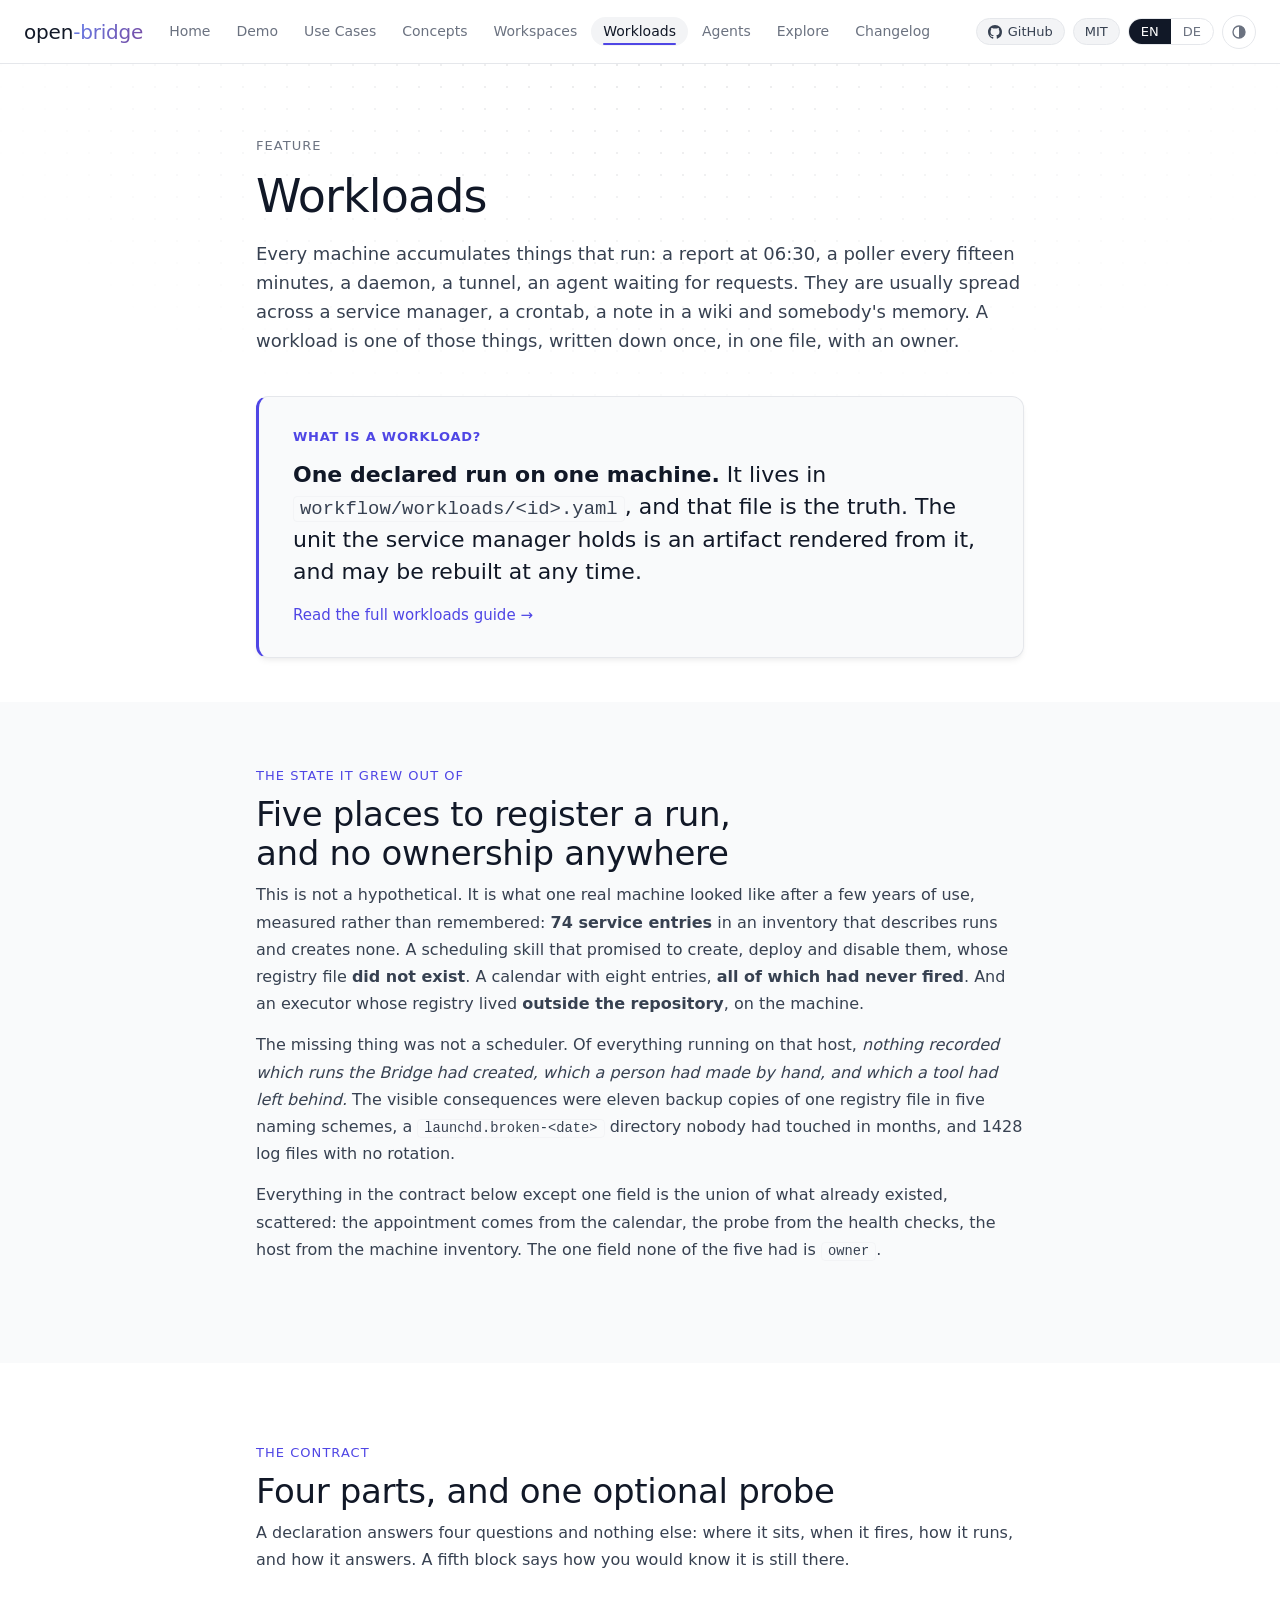
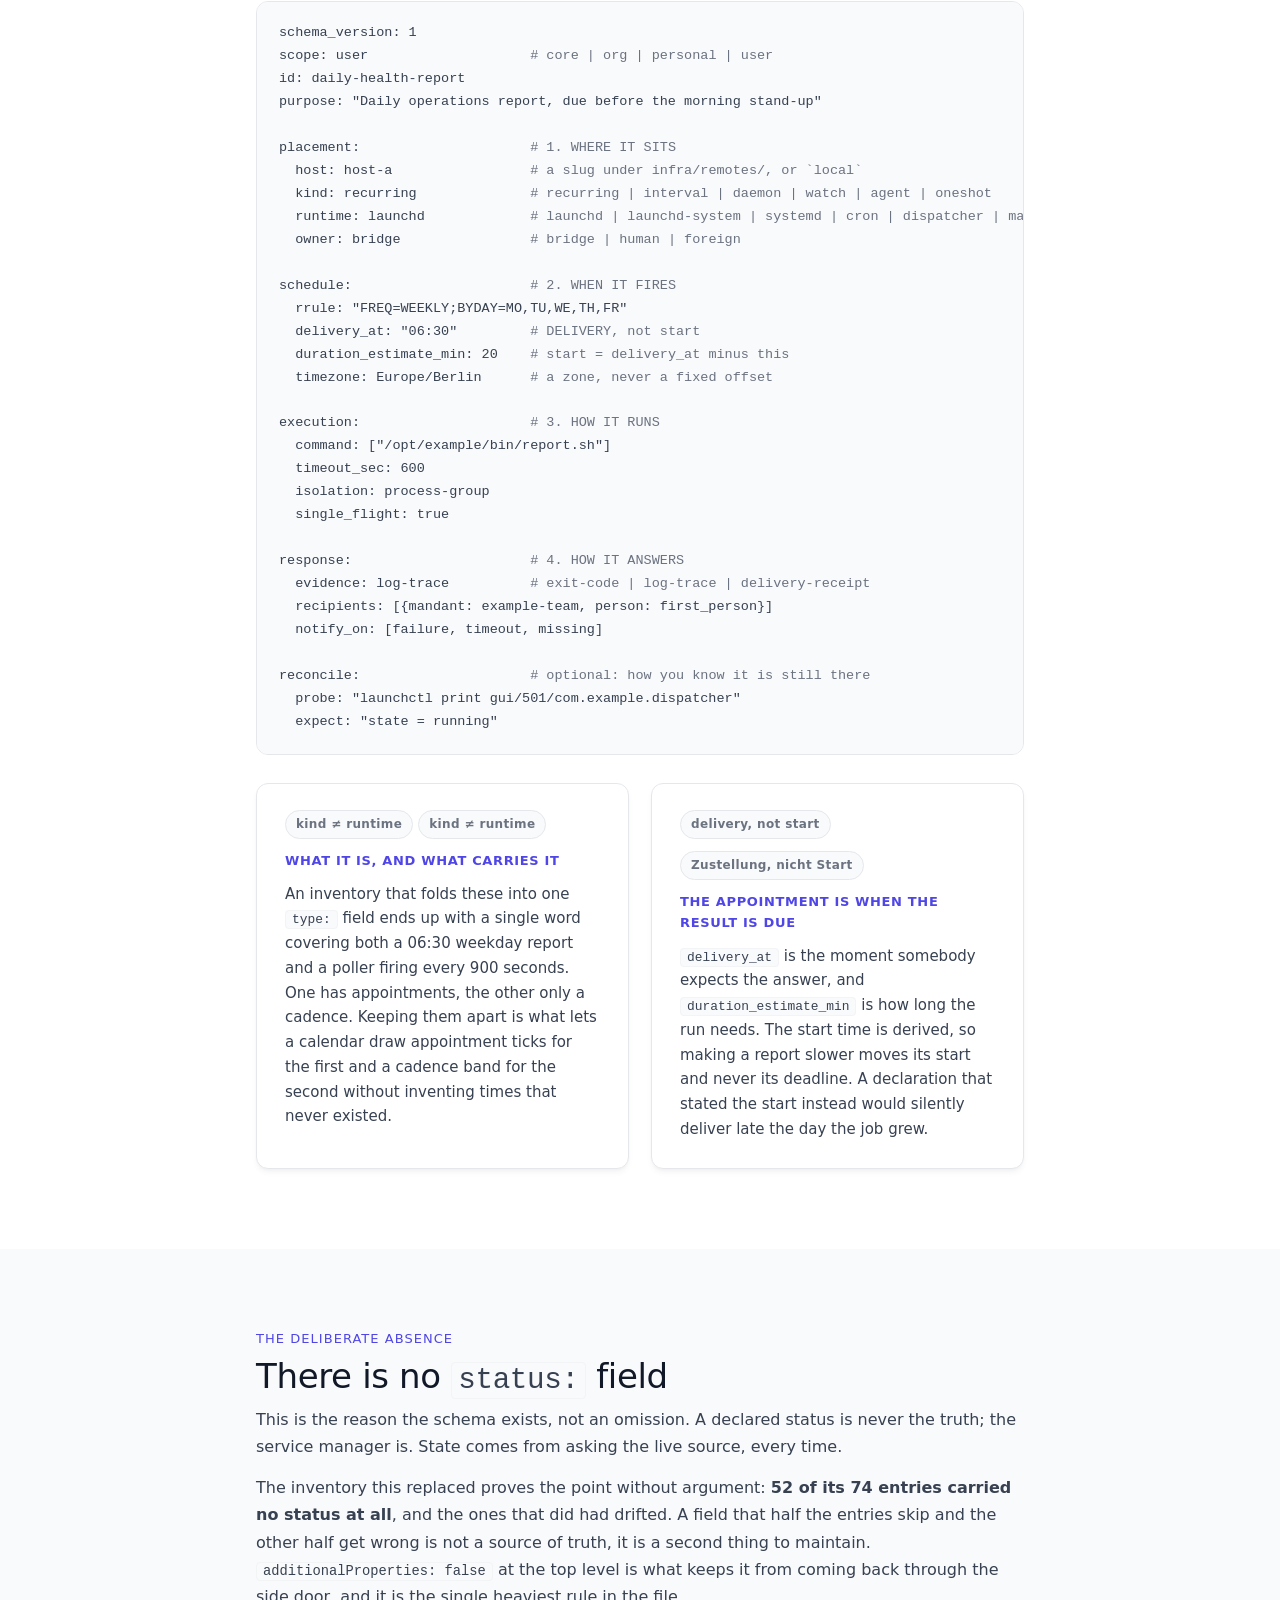
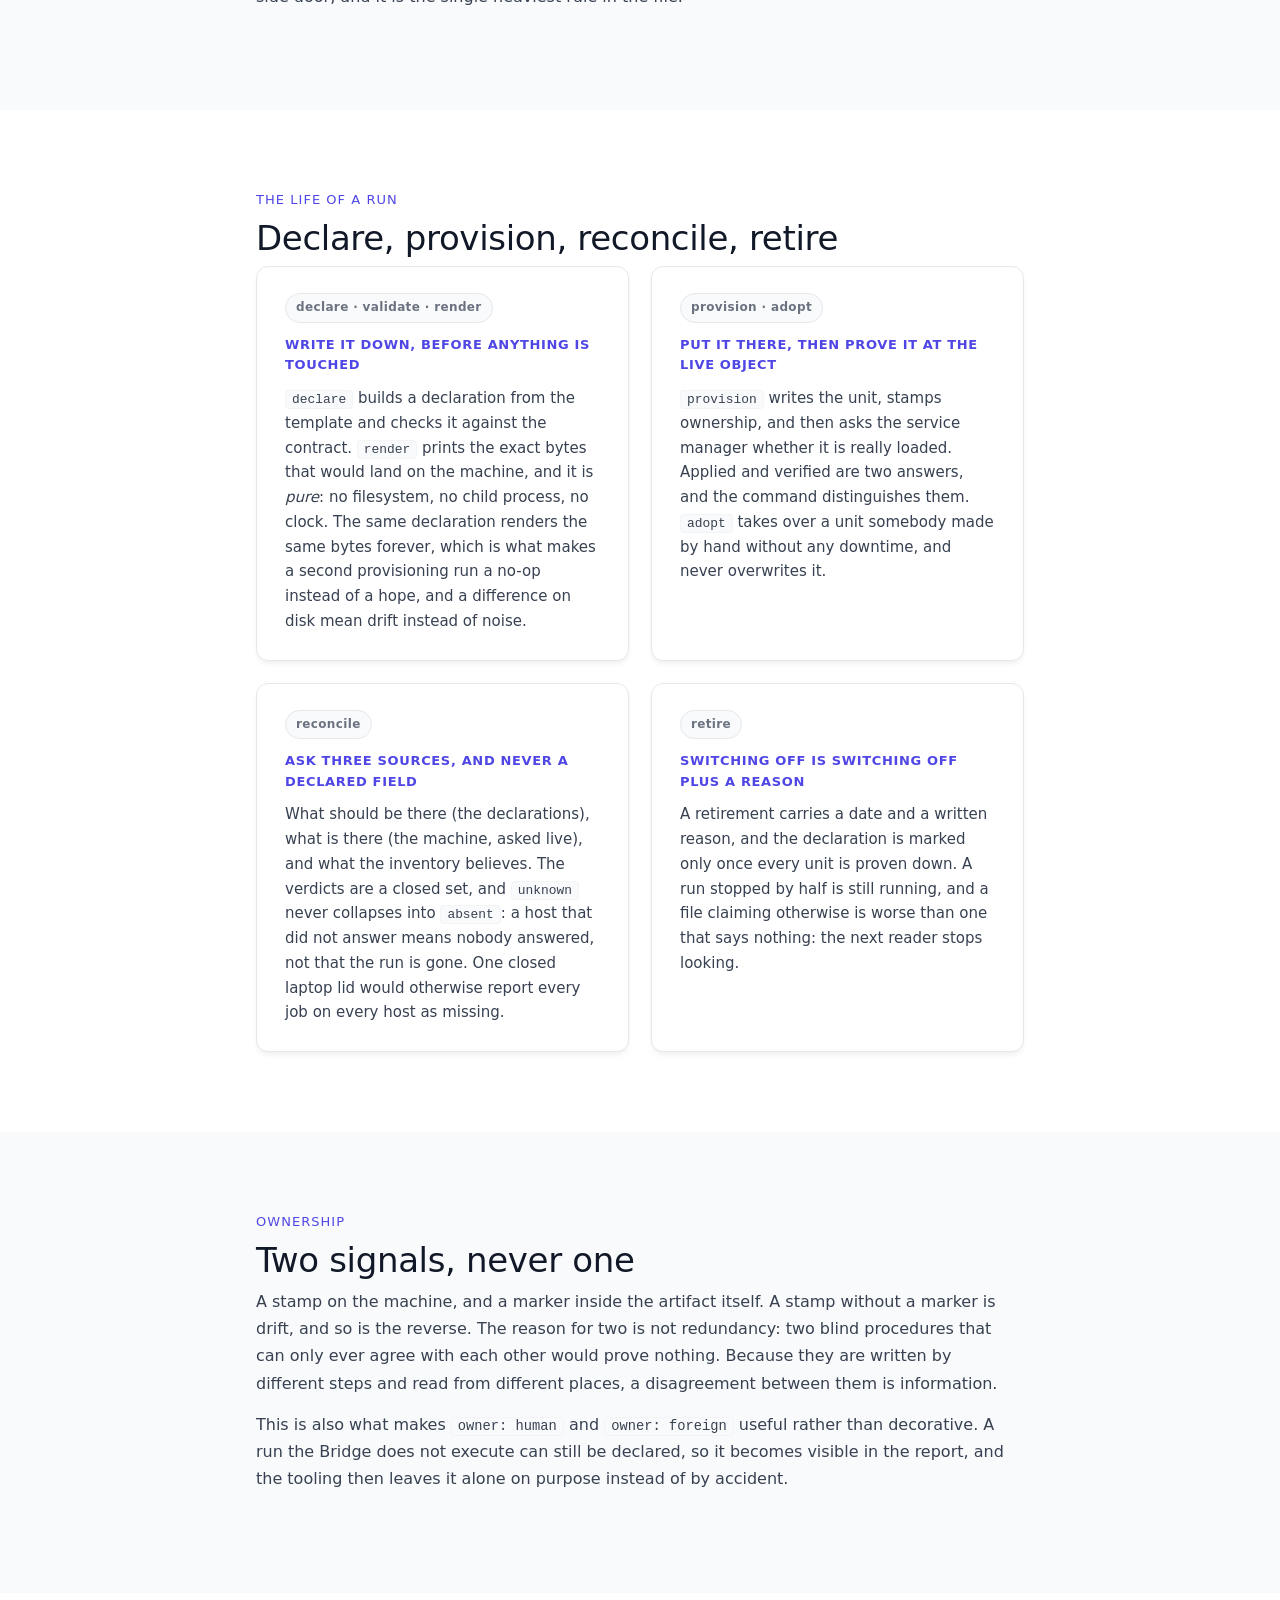
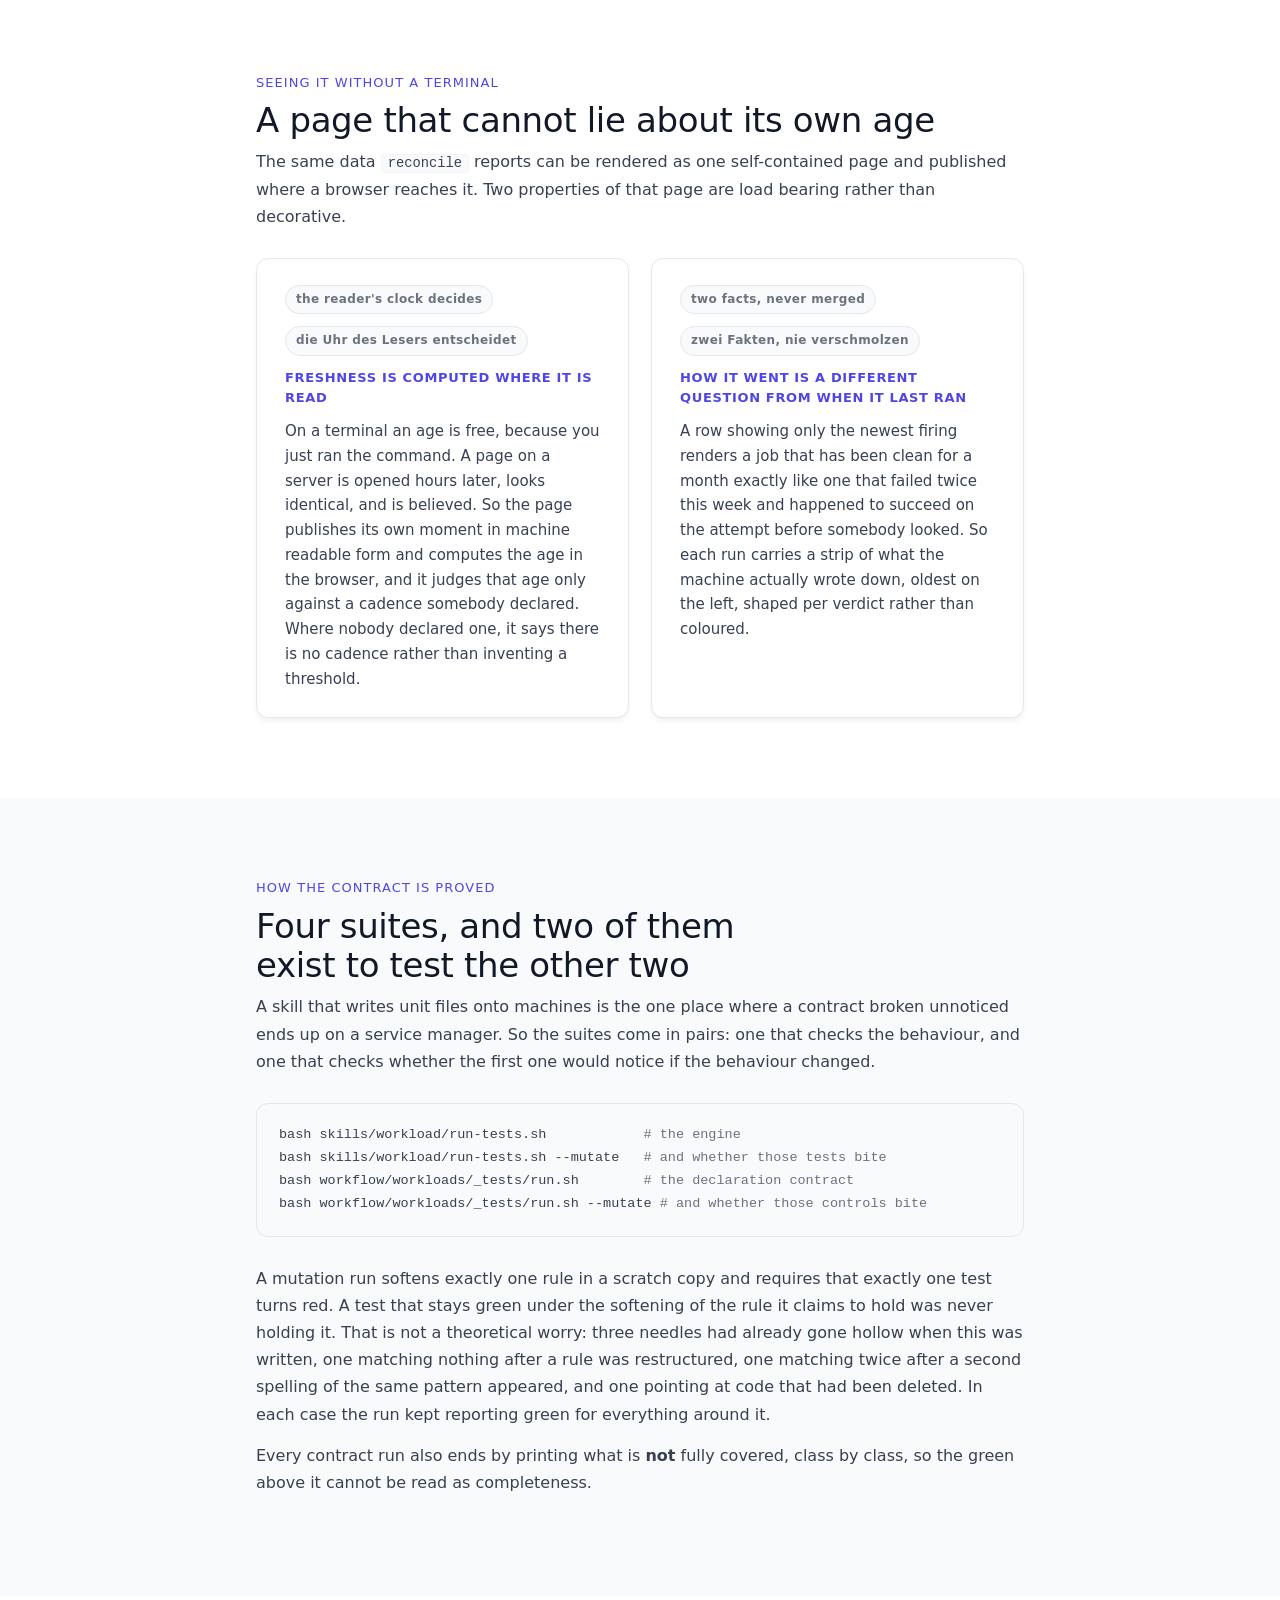
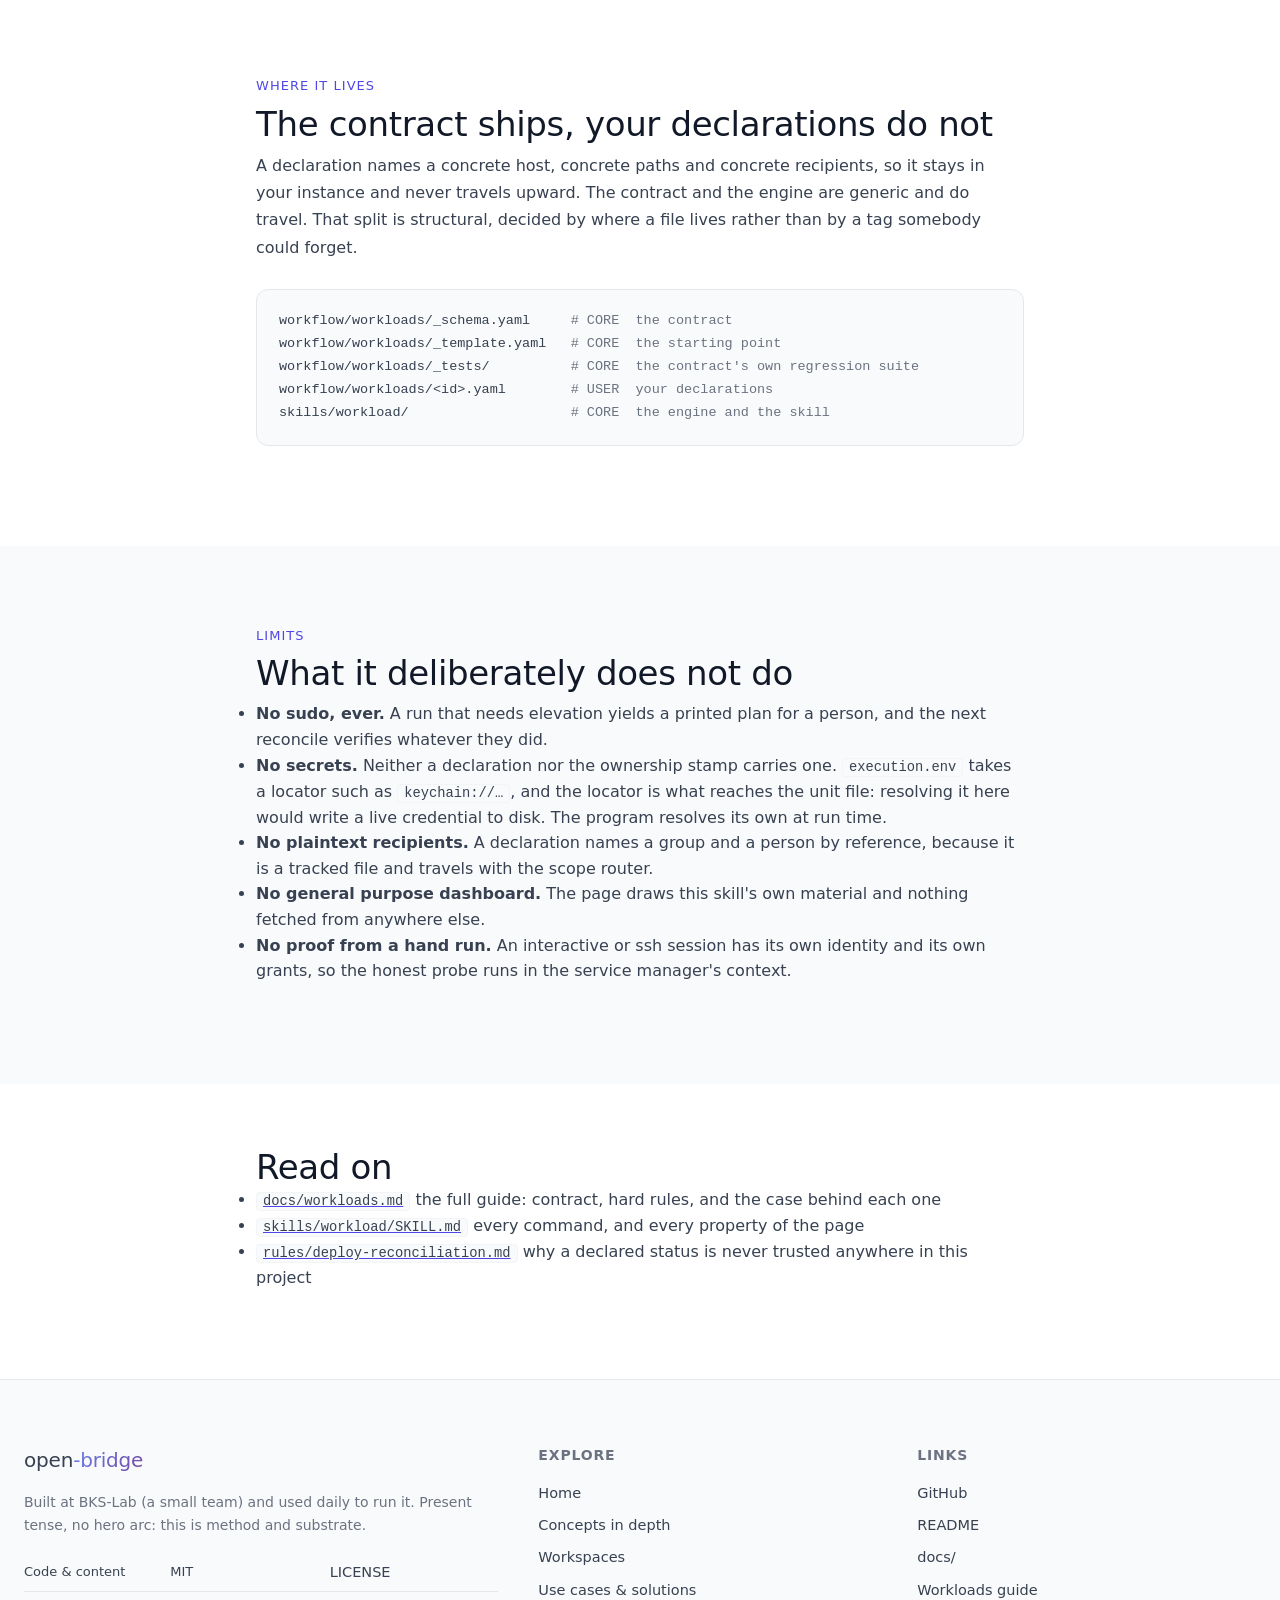
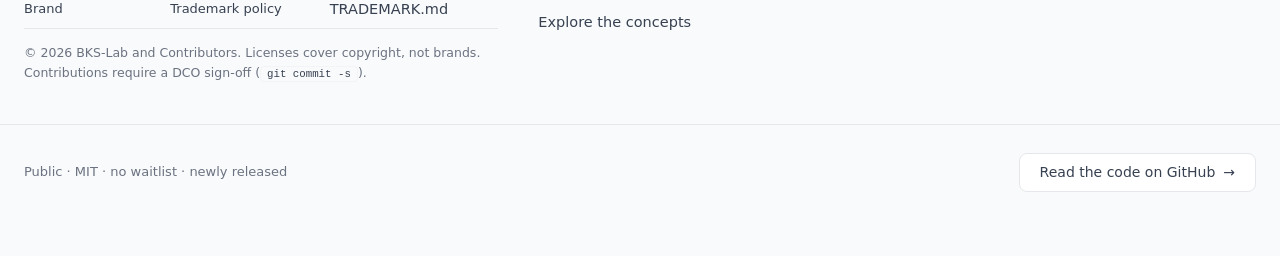
<file: docs/workloads.html>
<!DOCTYPE html>
<!-- ============================================================================
     BKS open-bridge: workloads.html  (feature page)
     Built on the shared shell used by index.html / concepts.html.
     Self-contained single file, GitHub-Pages-ready, fully offline, native UTF-8.
     Bilingual EN/DE (data-lang spans + L toggle), tool-neutral, no external assets.
     ============================================================================ -->
<html lang="en" data-active-lang="en">
<head>
<meta charset="utf-8">
<meta name="viewport" content="width=device-width, initial-scale=1">
<title>BKS open-bridge: Workloads</title>
<link rel="icon" href="assets/favicon.svg" type="image/svg+xml">
<link rel="alternate icon" href="assets/favicon.ico" sizes="16x16 32x32 48x48">
<meta name="description" content="Workloads in BKS open-bridge: one declared run on one machine, in one file. The four part contract, why there is deliberately no status field, ownership proved on both sides, and four test suites of which two exist to test the other two.">
<!-- Social / Open Graph -->
<meta property="og:type" content="website">
<meta property="og:title" content="BKS open-bridge: Workloads">
<meta property="og:description" content="One declared run on one machine, in one file. The declaration is the truth; the unit on the machine is an artifact.">
<meta property="og:url" content="https://bks-lab.github.io/open-bridge/workloads.html">
<meta property="og:image" content="https://bks-lab.github.io/open-bridge/social-preview.png">
<meta property="og:image:width" content="1280">
<meta property="og:image:height" content="640">
<meta name="twitter:card" content="summary_large_image">
<meta name="twitter:title" content="BKS open-bridge: Workloads">
<meta name="twitter:description" content="One declared run on one machine, in one file.">

<!-- Anti-FOUC pre-paint: theme + language set BEFORE the stylesheet paints. -->
<script>
(function(){
  var r = document.documentElement;
  var pref = "system";
  try{
    var t = localStorage.getItem("ob-theme");
    if(t === "light" || t === "dark") pref = t;
  }catch(e){}
  /* Three states, and "system" is the default. Reading the media query here
     rather than only at first paint is what makes the system setting the
     default rather than a one time seed. */
  if(pref === "dark" || (pref === "system" && window.matchMedia &&
     window.matchMedia("(prefers-color-scheme: dark)").matches)){
    r.classList.add("dark");
  }
  r.setAttribute("data-theme-pref", pref);
  try{
    var l = localStorage.getItem("ob-lang");
    var lang = (l === "de") ? "de" : (r.getAttribute("lang") || "en");
    r.setAttribute("data-active-lang", lang); r.setAttribute("lang", lang);
  }catch(e){ r.setAttribute("data-active-lang","en"); }
})();
</script>

<link rel="stylesheet" href="assets/brand.css">
<noscript><style>.reveal,.reset-line{opacity:1!important;transform:none!important}</style></noscript>

<!-- ============ page-specific styles (workloads.html) ============ -->
<style>
:target{scroll-margin-top:84px}
[id]{scroll-margin-top:84px}

code, .mono{
  font-family:var(--mono);font-size:0.86em;background:var(--code-bg);
  border:1px solid var(--border-subtle);border-radius:var(--r-sm);padding:1px 6px;color:var(--on-surface);
}
.prose p code{white-space:nowrap}


.lead-def{
  margin-top:40px;max-width:var(--prose-w);margin-inline:auto;
  border:1px solid var(--border);border-left:3px solid var(--accent-text);
  border-radius:var(--r-lg);background:var(--surface-subtle);
  padding:30px 34px;box-shadow:var(--shadow-soft);
}
.lead-def .k{font-size:13px;font-weight:600;letter-spacing:0.06em;text-transform:uppercase;color:var(--accent-text)}
.lead-def .def{margin-top:12px;font-size:22px;font-weight:300;line-height:1.45;color:var(--primary)}
.lead-def .more{margin-top:16px;font-size:15px}
.lead-def .more a{font-weight:500;text-decoration:none}
.lead-def .more a:hover{text-decoration:underline}

.grp{max-width:var(--prose-w);margin:0 auto 8px;padding-top:8px}
.grp .eyebrow{color:var(--accent-text)}
.grp .h2{margin-top:8px}

.block{max-width:var(--prose-w);margin:0 auto 28px}
.block h3.h3{font-size:24px;font-weight:600;line-height:1.25;color:var(--primary);margin-bottom:10px}
.block p{font-size:16px;line-height:1.7;color:var(--on-surface);margin-bottom:14px}

/* split cards for the identity / materialization halves */
.split{display:grid;grid-template-columns:1fr 1fr;gap:22px;max-width:var(--prose-w);margin:0 auto 8px}
.split .card{padding:26px 28px}
.split .card h4{font-size:13px;font-weight:600;letter-spacing:0.05em;text-transform:uppercase;color:var(--accent-text);margin-bottom:10px}
.split .card p{font-size:15px;line-height:1.65;color:var(--on-surface);margin-bottom:0}
.split .card .tag{display:inline-block;margin-bottom:12px;font-size:12px;font-weight:600;letter-spacing:0.03em;
  padding:4px 10px;border-radius:var(--r-full);border:1px solid var(--border);background:var(--surface-subtle);color:var(--secondary)}
@media (max-width:640px){ .split{grid-template-columns:1fr} }

/* use-case grid ("When to use it") */
.uses{max-width:var(--container);margin:0 auto;display:grid;grid-template-columns:1fr 1fr;gap:22px}
.use{
  background:var(--surface);border:1px solid var(--border);
  border-radius:var(--r-lg);box-shadow:var(--shadow-soft);
  padding:28px 30px;display:flex;flex-direction:column;
  transition:transform .2s ease,box-shadow .2s ease,border-color .2s ease;
}
.use:hover{transform:translateY(-2px);box-shadow:var(--shadow-hover);
  border-color:color-mix(in srgb,var(--accent-text) 30%,var(--border))}
.use .n{font-family:var(--mono);font-size:13px;font-weight:600;color:var(--accent-text);letter-spacing:0.04em;margin-bottom:8px}
.use h3{font-size:19px;font-weight:600;line-height:1.3;color:var(--primary);margin-bottom:12px}
.use p{font-size:15px;line-height:1.65;color:var(--on-surface);margin-bottom:0}
.use code{font-family:var(--mono);font-size:0.85em;background:var(--code-bg);
  border:1px solid var(--border-subtle);border-radius:var(--r-sm);padding:1px 6px;color:var(--on-surface);white-space:nowrap}
.use.flagship{grid-column:1 / -1;border-left:3px solid var(--accent-text);
  background:linear-gradient(180deg,color-mix(in srgb,var(--accent) 7%,var(--surface)),var(--surface) 70%)}
.use.flagship h3{font-size:22px}
.use .caveat{
  margin-top:16px;padding-top:14px;border-top:1px solid var(--border-subtle);
  font-size:13.5px;line-height:1.6;color:var(--on-surface);
}
.use .caveat strong{color:var(--attention-text);font-weight:600}
@media (max-width:780px){ .uses{grid-template-columns:1fr} .use.flagship{grid-column:auto} }

/* verb table */
.verbs{max-width:var(--prose-w);margin:0 auto;overflow-x:auto}
.verbs table{border-collapse:collapse;width:100%;font-size:15px}
.verbs th,.verbs td{text-align:left;padding:12px 14px;border-bottom:1px solid var(--border);vertical-align:top}
.verbs th{font-size:12px;text-transform:uppercase;letter-spacing:0.05em;color:var(--secondary);font-weight:600}
.verbs td.v{white-space:nowrap}
.verbs td.v code{background:var(--accent-soft);border-color:transparent;color:var(--accent-text);font-weight:600}

/* quickstart terminal (reuses the .code grammar from index.html) */
.term{max-width:var(--prose-w);margin:0 auto}
.code-label{
  display:flex;align-items:center;justify-content:space-between;gap:12px;
  font-family:var(--mono);font-size:12px;color:var(--secondary);padding:0 4px 8px;
}
.code{
  font-family:var(--mono);font-size:13.5px;line-height:1.7;
  background:var(--surface-subtle);border:1px solid var(--border);
  border-radius:var(--r-lg);padding:20px 22px;overflow-x:auto;color:var(--on-surface);
  white-space:pre;
}
html.dark .code{background:var(--code-bg)}
.code .cmt{color:var(--secondary)}
.code .k{color:var(--accent-text);font-weight:600}
.code .ok{color:var(--ok-text)}
.code .dir{color:var(--accent-secondary);font-weight:500}
.term .after{max-width:var(--prose-w);margin:16px auto 0;font-size:14px;line-height:1.6;color:var(--secondary)}
.term .after a{color:var(--accent-text);text-decoration:none;font-weight:500}
.term .after a:hover{text-decoration:underline}

/* callout */
.note{
  max-width:var(--prose-w);margin:0 auto 28px;
  border:1px solid var(--border);border-left:3px solid var(--info);
  border-radius:var(--r-lg);background:var(--surface);
  padding:22px 26px;box-shadow:var(--shadow-soft);
}
.note .k{font-size:12px;font-weight:600;letter-spacing:0.05em;text-transform:uppercase;color:var(--info-text);margin-bottom:8px}
.note p{font-size:15px;line-height:1.65;color:var(--on-surface);margin:0}

/* limits list */
.limits{max-width:var(--prose-w);margin:0 auto;display:flex;flex-direction:column;gap:16px}
.limit{
  border:1px solid var(--border);border-left:3px solid var(--attention);
  border-radius:var(--r-lg);background:var(--surface);
  padding:20px 24px;box-shadow:var(--shadow-soft);
}
.limit h4{font-size:16px;font-weight:600;color:var(--primary);margin-bottom:8px}
.limit p{font-size:15px;line-height:1.65;color:var(--on-surface);margin:0}

/* pointer chips */
.pointers{max-width:var(--prose-w);margin:0 auto;display:flex;flex-wrap:wrap;gap:10px}
.pointers a{
  text-decoration:none;color:var(--accent-text);
  padding:8px 14px;border-radius:var(--r-full);
  border:1px solid var(--border);background:var(--surface-subtle);
  font-size:14px;font-weight:500;
}
.pointers a:hover{background:var(--accent-soft)}
.pointers-sub{max-width:var(--prose-w);margin:18px auto 0;display:flex;flex-wrap:wrap;align-items:center;gap:9px;
  font-size:13px;color:var(--secondary)}
.pointers-sub .lab{font-weight:600;color:var(--secondary);text-transform:uppercase;letter-spacing:0.05em;font-size:12px}
.pointers-sub a{
  text-decoration:none;color:var(--accent-text);
  padding:5px 11px;border-radius:var(--r-full);
  border:1px solid var(--border);background:var(--surface-subtle);font-weight:500;
}
.pointers-sub a:hover{background:var(--accent-soft)}

@media (max-width:560px){ .lead-def{padding:24px 22px} .split .card{padding:22px 20px} .use{padding:24px 22px} }
</style>
</head>
<body>

<!-- ======================= STICKY HEADER (shared) ======================= -->
<header class="nav">
  <div class="nav-inner">
    <a class="wordmark" href="index.html">open<span class="text-gradient">-bridge</span></a>
    <nav class="site-nav" aria-label="Site">
      <a href="index.html"><span data-lang="en">Home</span><span data-lang="de">Start</span></a>
      <a href="demo.html"><span data-lang="en">Demo</span><span data-lang="de">Demo</span></a>
      <a href="use-cases.html"><span data-lang="en">Use Cases</span><span data-lang="de">Anwendungsfälle</span></a>
      <a href="concepts.html"><span data-lang="en">Concepts</span><span data-lang="de">Konzepte</span></a>
      <a href="workspaces.html"><span data-lang="en">Workspaces</span><span data-lang="de">Workspaces</span></a>
      <a class="active" aria-current="page" href="workloads.html"><span data-lang="en">Workloads</span><span data-lang="de">Workloads</span></a>
      <a href="agents.html"><span data-lang="en">Agents</span><span data-lang="de">Agents</span></a>
      <a href="explore.html"><span data-lang="en">Explore</span><span data-lang="de">Erkunden</span></a>
      <a href="changelog.html"><span data-lang="en">Changelog</span><span data-lang="de">Changelog</span></a>
    </nav>
    <div class="nav-spacer"></div>
    <div class="nav-chips">
      <a class="chip" href="https://github.com/bks-lab/open-bridge" target="_blank" rel="noopener" aria-label="GitHub repository">
        <svg viewBox="0 0 16 16" width="14" height="14" fill="currentColor" aria-hidden="true"><path d="M8 0C3.58 0 0 3.58 0 8c0 3.54 2.29 6.53 5.47 7.59.4.07.55-.17.55-.38 0-.19-.01-.82-.01-1.49-2.01.37-2.53-.49-2.69-.94-.09-.23-.48-.94-.82-1.13-.28-.15-.68-.52-.01-.53.63-.01 1.08.58 1.23.82.72 1.21 1.87.87 2.33.66.07-.52.28-.87.51-1.07-1.78-.2-3.64-.89-3.64-3.95 0-.87.31-1.59.82-2.15-.08-.2-.36-1.02.08-2.12 0 0 .67-.21 2.2.82.64-.18 1.32-.27 2-.27.68 0 1.36.09 2 .27 1.53-1.04 2.2-.82 2.2-.82.44 1.1.16 1.92.08 2.12.51.56.82 1.27.82 2.15 0 3.07-1.87 3.75-3.65 3.95.29.25.54.73.54 1.48 0 1.07-.01 1.93-.01 2.2 0 .21.15.46.55.38A8.01 8.01 0 0016 8c0-4.42-3.58-8-8-8z"/></svg>
        <span class="chip-label">GitHub</span>
      </a>
      <a class="chip" href="index.html#license" aria-label="MIT license">MIT</a>
      <div class="seg" role="group" aria-label="Language / Sprache">
        <button id="lang-en" type="button" aria-pressed="true" title="Toggle language (press L)">EN</button>
        <button id="lang-de" type="button" aria-pressed="false" title="Sprache umschalten (Taste L)">DE</button>
      </div>
      <button class="icon-btn" id="theme-toggle" aria-label="Toggle light / dark theme (T)" title="Toggle theme (press T)">
        <svg class="auto" viewBox="0 0 24 24" fill="none" stroke="currentColor" stroke-width="2" aria-hidden="true"><circle cx="12" cy="12" r="9"/><path d="M12 3a9 9 0 010 18z" fill="currentColor" stroke="none"/></svg>
        <svg class="moon" viewBox="0 0 24 24" fill="none" stroke="currentColor" stroke-width="2" aria-hidden="true"><path d="M21 12.79A9 9 0 1111.21 3 7 7 0 0021 12.79z"/></svg>
        <svg class="sun" viewBox="0 0 24 24" fill="none" stroke="currentColor" stroke-width="2" aria-hidden="true"><circle cx="12" cy="12" r="5"/><path d="M12 1v2M12 21v2M4.22 4.22l1.42 1.42M18.36 18.36l1.42 1.42M1 12h2M21 12h2M4.22 19.78l1.42-1.42M18.36 5.64l1.42-1.42"/></svg>
      </button>
    </div>
  </div>
</header>
<script defer src="assets/site-nav.js"></script>

<!-- ============================ PAGE CONTENT ============================ -->
<main id="top">

  <!-- ---- intro + lead definition ---- -->
  <section class="page-hero">
    <div class="container">
      <div class="prose">
        <p class="eyebrow" data-lang="en">Feature</p>
        <p class="eyebrow" data-lang="de">Feature</p>
        <h1 class="h1">Workloads</h1>
        <p class="lede" data-lang="en">Every machine accumulates things that run: a report at 06:30, a poller every fifteen minutes, a daemon, a tunnel, an agent waiting for requests. They are usually spread across a service manager, a crontab, a note in a wiki and somebody's memory. A workload is one of those things, written down once, in one file, with an owner.</p>
        <p class="lede" data-lang="de">Auf jeder Maschine sammelt sich an, was läuft: ein Bericht um 06:30, ein Poller alle fünfzehn Minuten, ein Daemon, ein Tunnel, ein Agent, der auf Anfragen wartet. Verteilt ist das üblicherweise über einen Dienstverwalter, eine Crontab, eine Notiz im Wiki und jemandes Gedächtnis. Ein Workload ist eines dieser Dinge, einmal aufgeschrieben, in einer Datei, mit einem Eigentümer.</p>
      </div>

      <div class="lead-def">
        <div class="k" data-lang="en">What is a workload?</div>
        <div class="k" data-lang="de">Was ist ein Workload?</div>
        <p class="def" data-lang="en"><strong>One declared run on one machine.</strong> It lives in <code>workflow/workloads/&lt;id&gt;.yaml</code>, and that file is the truth. The unit the service manager holds is an artifact rendered from it, and may be rebuilt at any time.</p>
        <p class="def" data-lang="de"><strong>Ein deklarierter Lauf auf einer Maschine.</strong> Er liegt in <code>workflow/workloads/&lt;id&gt;.yaml</code>, und diese Datei ist die Wahrheit. Die Einheit beim Dienstverwalter ist ein daraus gerendertes Artefakt und kann jederzeit neu gebaut werden.</p>
        <p class="more">
          <a href="https://github.com/bks-lab/open-bridge/blob/main/docs/workloads.md" target="_blank" rel="noopener"><span data-lang="en">Read the full workloads guide →</span><span data-lang="de">Den vollständigen Workloads-Guide lesen →</span></a>
        </p>
      </div>
    </div>
  </section>

  <!-- ---- the problem ---- -->
  <section class="alt" style="padding-block:56px 72px">
    <div class="container">
      <div class="grp reveal">
        <p class="eyebrow" data-lang="en">The state it grew out of</p>
        <p class="eyebrow" data-lang="de">Der Zustand, aus dem es entstand</p>
        <h2 class="h2" data-lang="en">Five places to register a run, and no ownership anywhere</h2>
        <h2 class="h2" data-lang="de">Fünf Anmeldeflächen, und nirgends ein Eigentümer</h2>
      </div>
      <div class="block reveal">
        <p data-lang="en">This is not a hypothetical. It is what one real machine looked like after a few years of use, measured rather than remembered: <strong>74 service entries</strong> in an inventory that describes runs and creates none. A scheduling skill that promised to create, deploy and disable them, whose registry file <strong>did not exist</strong>. A calendar with eight entries, <strong>all of which had never fired</strong>. And an executor whose registry lived <strong>outside the repository</strong>, on the machine.</p>
        <p data-lang="de">Das ist kein gedachtes Beispiel. So sah eine echte Maschine nach einigen Jahren Gebrauch aus, gemessen statt erinnert: <strong>74 Diensteinträge</strong> in einem Inventar, das Läufe beschreibt und keinen anlegt. Ein Skill, der versprach anzulegen, auszurollen und abzuschalten, dessen Registry-Datei <strong>nicht existierte</strong>. Ein Kalender mit acht Einträgen, von denen <strong>keiner je gefeuert hatte</strong>. Und ein Ausführer, dessen Registry <strong>außerhalb des Repositories</strong> lag, auf der Maschine.</p>
        <p data-lang="en">The missing thing was not a scheduler. Of everything running on that host, <em>nothing recorded which runs the Bridge had created, which a person had made by hand, and which a tool had left behind.</em> The visible consequences were eleven backup copies of one registry file in five naming schemes, a <code>launchd.broken-&lt;date&gt;</code> directory nobody had touched in months, and 1428 log files with no rotation.</p>
        <p data-lang="de">Was fehlte, war kein Planer. Von allem, was auf diesem Wirt lief, hielt <em>nichts fest, welche Läufe die Bridge angelegt hatte, welche ein Mensch von Hand und welche ein Werkzeug hinterlassen hatte.</em> Sichtbare Folgen: elf Sicherungskopien einer Registry-Datei in fünf Namensschemata, ein Verzeichnis <code>launchd.broken-&lt;datum&gt;</code>, das seit Monaten niemand angefasst hatte, und 1428 Logdateien ohne Rotation.</p>
        <p data-lang="en">Everything in the contract below except one field is the union of what already existed, scattered: the appointment comes from the calendar, the probe from the health checks, the host from the machine inventory. The one field none of the five had is <code>owner</code>.</p>
        <p data-lang="de">Alles im Vertrag unten außer einem Feld ist die Vereinigung dessen, was verstreut schon existierte: der Termin aus dem Kalender, die Sonde aus den Gesundheitsprüfungen, der Wirt aus dem Maschineninventar. Das eine Feld, das keine der fünf Flächen hatte, ist <code>owner</code>.</p>
      </div>
    </div>
  </section>

  <!-- ---- the contract ---- -->
  <section style="padding-block:72px">
    <div class="container">
      <div class="grp reveal">
        <p class="eyebrow" data-lang="en">The contract</p>
        <p class="eyebrow" data-lang="de">Der Vertrag</p>
        <h2 class="h2" data-lang="en">Four parts, and one optional probe</h2>
        <h2 class="h2" data-lang="de">Vier Teile, und eine optionale Sonde</h2>
      </div>
      <div class="block reveal">
        <p data-lang="en">A declaration answers four questions and nothing else: where it sits, when it fires, how it runs, and how it answers. A fifth block says how you would know it is still there.</p>
        <p data-lang="de">Eine Deklaration beantwortet vier Fragen und sonst nichts: wo sie sitzt, wann sie feuert, wie sie läuft, wie sie antwortet. Ein fünfter Block sagt, woran man erkennt, dass sie noch da ist.</p>
      </div>
      <div class="block reveal">
<pre class="code">schema_version: 1
scope: user                    <span class="cmt"># core | org | personal | user</span>
id: daily-health-report
purpose: "Daily operations report, due before the morning stand-up"

placement:                     <span class="cmt"># 1. WHERE IT SITS</span>
  host: host-a                 <span class="cmt"># a slug under infra/remotes/, or `local`</span>
  kind: recurring              <span class="cmt"># recurring | interval | daemon | watch | agent | oneshot</span>
  runtime: launchd             <span class="cmt"># launchd | launchd-system | systemd | cron | dispatcher | manual | external</span>
  owner: bridge                <span class="cmt"># bridge | human | foreign</span>

schedule:                      <span class="cmt"># 2. WHEN IT FIRES</span>
  rrule: "FREQ=WEEKLY;BYDAY=MO,TU,WE,TH,FR"
  delivery_at: "06:30"         <span class="cmt"># DELIVERY, not start</span>
  duration_estimate_min: 20    <span class="cmt"># start = delivery_at minus this</span>
  timezone: Europe/Berlin      <span class="cmt"># a zone, never a fixed offset</span>

execution:                     <span class="cmt"># 3. HOW IT RUNS</span>
  command: ["/opt/example/bin/report.sh"]
  timeout_sec: 600
  isolation: process-group
  single_flight: true

response:                      <span class="cmt"># 4. HOW IT ANSWERS</span>
  evidence: log-trace          <span class="cmt"># exit-code | log-trace | delivery-receipt</span>
  recipients: [{mandant: example-team, person: first_person}]
  notify_on: [failure, timeout, missing]

reconcile:                     <span class="cmt"># optional: how you know it is still there</span>
  probe: "launchctl print gui/501/com.example.dispatcher"
  expect: "state = running"</pre>
      </div>
      <div class="split reveal">
        <div class="card">
          <span class="tag" data-lang="en">kind ≠ runtime</span>
          <span class="tag" data-lang="de">kind ≠ runtime</span>
          <h4 data-lang="en">What it is, and what carries it</h4>
          <h4 data-lang="de">Was es ist, und was es trägt</h4>
          <p data-lang="en">An inventory that folds these into one <code>type:</code> field ends up with a single word covering both a 06:30 weekday report and a poller firing every 900 seconds. One has appointments, the other only a cadence. Keeping them apart is what lets a calendar draw appointment ticks for the first and a cadence band for the second without inventing times that never existed.</p>
          <p data-lang="de">Ein Inventar, das beides in ein <code>type:</code>-Feld faltet, hat am Ende ein Wort für den Wochenbericht um 06:30 und für den Poller alle 900 Sekunden. Das eine hat Termine, das andere nur einen Takt. Die Trennung ist das, was einen Kalender Terminmarken für das eine und ein Taktband für das andere zeichnen lässt, ohne Zeiten zu erfinden, die es nie gab.</p>
        </div>
        <div class="card">
          <span class="tag" data-lang="en">delivery, not start</span>
          <span class="tag" data-lang="de">Zustellung, nicht Start</span>
          <h4 data-lang="en">The appointment is when the result is due</h4>
          <h4 data-lang="de">Der Termin ist, wann das Ergebnis fällig ist</h4>
          <p data-lang="en"><code>delivery_at</code> is the moment somebody expects the answer, and <code>duration_estimate_min</code> is how long the run needs. The start time is derived, so making a report slower moves its start and never its deadline. A declaration that stated the start instead would silently deliver late the day the job grew.</p>
          <p data-lang="de"><code>delivery_at</code> ist der Moment, zu dem jemand die Antwort erwartet, und <code>duration_estimate_min</code> ist, wie lange der Lauf braucht. Die Startzeit wird abgeleitet, ein langsamer gewordener Bericht verschiebt also seinen Start und nie seine Frist. Eine Deklaration, die stattdessen den Start nennt, liefert am Tag des Wachstums still zu spät.</p>
        </div>
      </div>
    </div>
  </section>

  <!-- ---- no status field ---- -->
  <section class="alt" style="padding-block:72px">
    <div class="container">
      <div class="grp reveal">
        <p class="eyebrow" data-lang="en">The deliberate absence</p>
        <p class="eyebrow" data-lang="de">Die bewusste Abwesenheit</p>
        <h2 class="h2" data-lang="en">There is no <code>status:</code> field</h2>
        <h2 class="h2" data-lang="de">Es gibt kein <code>status:</code>-Feld</h2>
      </div>
      <div class="block reveal">
        <p data-lang="en">This is the reason the schema exists, not an omission. A declared status is never the truth; the service manager is. State comes from asking the live source, every time.</p>
        <p data-lang="de">Das ist der Daseinsgrund des Schemas, kein Versehen. Ein deklarierter Status ist nie die Wahrheit, der Dienstverwalter ist es. Der Zustand kommt jedes Mal daher, dass die lebende Quelle gefragt wird.</p>
        <p data-lang="en">The inventory this replaced proves the point without argument: <strong>52 of its 74 entries carried no status at all</strong>, and the ones that did had drifted. A field that half the entries skip and the other half get wrong is not a source of truth, it is a second thing to maintain. <code>additionalProperties: false</code> at the top level is what keeps it from coming back through the side door, and it is the single heaviest rule in the file.</p>
        <p data-lang="de">Das abgelöste Inventar beweist es ohne Argument: <strong>52 seiner 74 Einträge trugen überhaupt keinen Status</strong>, und die übrigen waren gedriftet. Ein Feld, das die Hälfte auslässt und die andere Hälfte falsch hat, ist keine Quelle der Wahrheit, sondern eine zweite Sache zum Pflegen. <code>additionalProperties: false</code> auf oberster Ebene hält es von der Hintertür fern und ist die schwerste Einzelregel der Datei.</p>
      </div>
    </div>
  </section>

  <!-- ---- lifecycle ---- -->
  <section style="padding-block:72px">
    <div class="container">
      <div class="grp reveal">
        <p class="eyebrow" data-lang="en">The life of a run</p>
        <p class="eyebrow" data-lang="de">Das Leben eines Laufs</p>
        <h2 class="h2" data-lang="en">Declare, provision, reconcile, retire</h2>
        <h2 class="h2" data-lang="de">Deklarieren, einrichten, abgleichen, stilllegen</h2>
      </div>
      <div class="split reveal">
        <div class="card">
          <span class="tag">declare · validate · render</span>
          <h4 data-lang="en">Write it down, before anything is touched</h4>
          <h4 data-lang="de">Aufschreiben, bevor etwas angefasst wird</h4>
          <p data-lang="en"><code>declare</code> builds a declaration from the template and checks it against the contract. <code>render</code> prints the exact bytes that would land on the machine, and it is <em>pure</em>: no filesystem, no child process, no clock. The same declaration renders the same bytes forever, which is what makes a second provisioning run a no-op instead of a hope, and a difference on disk mean drift instead of noise.</p>
          <p data-lang="de"><code>declare</code> baut eine Deklaration aus der Vorlage und prüft sie gegen den Vertrag. <code>render</code> druckt die exakten Bytes, die auf der Maschine landen würden, und ist <em>rein</em>: kein Dateisystem, kein Kindprozess, keine Uhr. Dieselbe Deklaration rendert für immer dieselben Bytes, und genau das macht ein zweites Einrichten zu einem No-op statt zu einer Hoffnung, und einen Unterschied auf der Platte zu Drift statt zu Rauschen.</p>
        </div>
        <div class="card">
          <span class="tag">provision · adopt</span>
          <h4 data-lang="en">Put it there, then prove it at the live object</h4>
          <h4 data-lang="de">Hinstellen, dann am lebenden Objekt beweisen</h4>
          <p data-lang="en"><code>provision</code> writes the unit, stamps ownership, and then asks the service manager whether it is really loaded. Applied and verified are two answers, and the command distinguishes them. <code>adopt</code> takes over a unit somebody made by hand without any downtime, and never overwrites it.</p>
          <p data-lang="de"><code>provision</code> schreibt die Einheit, stempelt den Besitz und fragt danach den Dienstverwalter, ob sie wirklich geladen ist. Angewandt und bewiesen sind zwei Antworten, und der Befehl unterscheidet sie. <code>adopt</code> übernimmt eine von Hand angelegte Einheit ohne Ausfallzeit und überschreibt sie nie.</p>
        </div>
        <div class="card">
          <span class="tag">reconcile</span>
          <h4 data-lang="en">Ask three sources, and never a declared field</h4>
          <h4 data-lang="de">Drei Quellen fragen, und nie ein deklariertes Feld</h4>
          <p data-lang="en">What should be there (the declarations), what is there (the machine, asked live), and what the inventory believes. The verdicts are a closed set, and <code>unknown</code> never collapses into <code>absent</code>: a host that did not answer means nobody answered, not that the run is gone. One closed laptop lid would otherwise report every job on every host as missing.</p>
          <p data-lang="de">Was da sein soll (die Deklarationen), was da ist (die Maschine, live gefragt), und was das Inventar glaubt. Die Urteile sind eine geschlossene Menge, und <code>unknown</code> fällt nie in <code>absent</code>: ein Wirt, der nicht geantwortet hat, heißt niemand hat geantwortet, nicht der Lauf ist weg. Sonst meldete ein zugeklappter Laptop jeden Job auf jedem Wirt als verschwunden.</p>
        </div>
        <div class="card">
          <span class="tag">retire</span>
          <h4 data-lang="en">Switching off is switching off plus a reason</h4>
          <h4 data-lang="de">Abschalten heißt abschalten plus Grund</h4>
          <p data-lang="en">A retirement carries a date and a written reason, and the declaration is marked only once every unit is proven down. A run stopped by half is still running, and a file claiming otherwise is worse than one that says nothing: the next reader stops looking.</p>
          <p data-lang="de">Eine Stilllegung trägt ein Datum und einen geschriebenen Grund, und die Deklaration wird erst markiert, wenn jede Einheit nachweislich unten ist. Ein halb gestoppter Lauf läuft noch, und eine Datei, die etwas anderes behauptet, ist schlimmer als eine, die schweigt: der nächste Leser hört auf zu suchen.</p>
        </div>
      </div>
    </div>
  </section>

  <!-- ---- ownership ---- -->
  <section class="alt" style="padding-block:72px">
    <div class="container">
      <div class="grp reveal">
        <p class="eyebrow" data-lang="en">Ownership</p>
        <p class="eyebrow" data-lang="de">Eigentum</p>
        <h2 class="h2" data-lang="en">Two signals, never one</h2>
        <h2 class="h2" data-lang="de">Zwei Signale, nie eines</h2>
      </div>
      <div class="block reveal">
        <p data-lang="en">A stamp on the machine, and a marker inside the artifact itself. A stamp without a marker is drift, and so is the reverse. The reason for two is not redundancy: two blind procedures that can only ever agree with each other would prove nothing. Because they are written by different steps and read from different places, a disagreement between them is information.</p>
        <p data-lang="de">Ein Stempel auf der Maschine, und eine Marke im Artefakt selbst. Ein Stempel ohne Marke ist Drift, und umgekehrt genauso. Der Grund für zwei ist nicht Redundanz: zwei blinde Verfahren, die einander nur zustimmen können, bewiesen nichts. Weil sie von verschiedenen Schritten geschrieben und an verschiedenen Stellen gelesen werden, ist ein Widerspruch zwischen ihnen eine Information.</p>
        <p data-lang="en">This is also what makes <code>owner: human</code> and <code>owner: foreign</code> useful rather than decorative. A run the Bridge does not execute can still be declared, so it becomes visible in the report, and the tooling then leaves it alone on purpose instead of by accident.</p>
        <p data-lang="de">Genau das macht <code>owner: human</code> und <code>owner: foreign</code> nützlich statt schmückend. Ein Lauf, den die Bridge nicht ausführt, kann trotzdem deklariert werden, wird damit im Bericht sichtbar, und das Werkzeug lässt ihn danach absichtlich in Ruhe statt aus Versehen.</p>
      </div>
    </div>
  </section>

  <!-- ---- the page ---- -->
  <section style="padding-block:72px">
    <div class="container">
      <div class="grp reveal">
        <p class="eyebrow" data-lang="en">Seeing it without a terminal</p>
        <p class="eyebrow" data-lang="de">Sehen ohne Terminal</p>
        <h2 class="h2" data-lang="en">A page that cannot lie about its own age</h2>
        <h2 class="h2" data-lang="de">Eine Seite, die über ihr eigenes Alter nicht lügen kann</h2>
      </div>
      <div class="block reveal">
        <p data-lang="en">The same data <code>reconcile</code> reports can be rendered as one self-contained page and published where a browser reaches it. Two properties of that page are load bearing rather than decorative.</p>
        <p data-lang="de">Dieselben Daten, die <code>reconcile</code> meldet, lassen sich als eine in sich geschlossene Seite rendern und dort veröffentlichen, wo ein Browser sie erreicht. Zwei Eigenschaften dieser Seite sind tragend statt schmückend.</p>
      </div>
      <div class="split reveal">
        <div class="card">
          <span class="tag" data-lang="en">the reader's clock decides</span>
          <span class="tag" data-lang="de">die Uhr des Lesers entscheidet</span>
          <h4 data-lang="en">Freshness is computed where it is read</h4>
          <h4 data-lang="de">Frische wird dort berechnet, wo gelesen wird</h4>
          <p data-lang="en">On a terminal an age is free, because you just ran the command. A page on a server is opened hours later, looks identical, and is believed. So the page publishes its own moment in machine readable form and computes the age in the browser, and it judges that age only against a cadence somebody declared. Where nobody declared one, it says there is no cadence rather than inventing a threshold.</p>
          <p data-lang="de">Im Terminal ist ein Alter kostenlos, weil man den Befehl gerade ausgeführt hat. Eine Seite auf einem Server wird Stunden später geöffnet, sieht identisch aus und wird geglaubt. Also veröffentlicht die Seite ihren eigenen Zeitpunkt maschinenlesbar, rechnet das Alter im Browser aus und misst es nur an einem Takt, den jemand deklariert hat. Wo niemand einen deklariert hat, sagt sie das, statt eine Schwelle zu erfinden.</p>
        </div>
        <div class="card">
          <span class="tag" data-lang="en">two facts, never merged</span>
          <span class="tag" data-lang="de">zwei Fakten, nie verschmolzen</span>
          <h4 data-lang="en">How it went is a different question from when it last ran</h4>
          <h4 data-lang="de">Wie es lief ist eine andere Frage als wann zuletzt</h4>
          <p data-lang="en">A row showing only the newest firing renders a job that has been clean for a month exactly like one that failed twice this week and happened to succeed on the attempt before somebody looked. So each run carries a strip of what the machine actually wrote down, oldest on the left, shaped per verdict rather than coloured.</p>
          <p data-lang="de">Eine Zeile, die nur das jüngste Feuern zeigt, stellt einen seit einem Monat sauberen Job genauso dar wie einen, der diese Woche zweimal scheiterte und zufällig beim Versuch vor dem Hinsehen gelang. Also trägt jeder Lauf einen Streifen dessen, was die Maschine wirklich aufgeschrieben hat, ältestes links, in Form je Urteil statt in Farbe.</p>
        </div>
      </div>
    </div>
  </section>

  <!-- ---- how it is proved ---- -->
  <section class="alt" style="padding-block:72px">
    <div class="container">
      <div class="grp reveal">
        <p class="eyebrow" data-lang="en">How the contract is proved</p>
        <p class="eyebrow" data-lang="de">Wie der Vertrag bewiesen wird</p>
        <h2 class="h2" data-lang="en">Four suites, and two of them exist to test the other two</h2>
        <h2 class="h2" data-lang="de">Vier Prüfmappen, und zwei davon prüfen die anderen zwei</h2>
      </div>
      <div class="block reveal">
        <p data-lang="en">A skill that writes unit files onto machines is the one place where a contract broken unnoticed ends up on a service manager. So the suites come in pairs: one that checks the behaviour, and one that checks whether the first one would notice if the behaviour changed.</p>
        <p data-lang="de">Ein Skill, der Einheitsdateien auf Maschinen schreibt, ist die eine Stelle, an der ein unbemerkt gebrochener Vertrag beim Dienstverwalter landet. Deshalb kommen die Mappen paarweise: eine prüft das Verhalten, die andere prüft, ob die erste es überhaupt merken würde.</p>
      </div>
      <div class="block reveal">
<pre class="code">bash skills/workload/run-tests.sh            <span class="cmt"># the engine</span>
bash skills/workload/run-tests.sh --mutate   <span class="cmt"># and whether those tests bite</span>
bash workflow/workloads/_tests/run.sh        <span class="cmt"># the declaration contract</span>
bash workflow/workloads/_tests/run.sh --mutate <span class="cmt"># and whether those controls bite</span></pre>
      </div>
      <div class="block reveal">
        <p data-lang="en">A mutation run softens exactly one rule in a scratch copy and requires that exactly one test turns red. A test that stays green under the softening of the rule it claims to hold was never holding it. That is not a theoretical worry: three needles had already gone hollow when this was written, one matching nothing after a rule was restructured, one matching twice after a second spelling of the same pattern appeared, and one pointing at code that had been deleted. In each case the run kept reporting green for everything around it.</p>
        <p data-lang="de">Ein Mutationslauf weicht genau eine Regel in einer Wegwerfkopie auf und verlangt, dass genau ein Test rot wird. Ein Test, der unter der Aufweichung seiner eigenen Regel grün bleibt, hat sie nie gehalten. Das ist keine theoretische Sorge: drei Nadeln waren beim Schreiben bereits hohl, eine traf nach einem Umbau nichts mehr, eine traf zweimal, nachdem eine zweite Schreibweise desselben Musters dazugekommen war, und eine zeigte auf gelöschten Code. Jedes Mal meldete der Lauf für alles ringsum weiter grün.</p>
        <p data-lang="en">Every contract run also ends by printing what is <strong>not</strong> fully covered, class by class, so the green above it cannot be read as completeness.</p>
        <p data-lang="de">Jeder Vertragslauf druckt am Ende außerdem, was <strong>nicht</strong> vollständig abgedeckt ist, Klasse für Klasse, damit das Grün darüber nicht als Vollständigkeit gelesen wird.</p>
      </div>
    </div>
  </section>

  <!-- ---- where it lives ---- -->
  <section style="padding-block:72px">
    <div class="container">
      <div class="grp reveal">
        <p class="eyebrow" data-lang="en">Where it lives</p>
        <p class="eyebrow" data-lang="de">Wo es liegt</p>
        <h2 class="h2" data-lang="en">The contract ships, your declarations do not</h2>
        <h2 class="h2" data-lang="de">Der Vertrag reist, deine Deklarationen nicht</h2>
      </div>
      <div class="block reveal">
        <p data-lang="en">A declaration names a concrete host, concrete paths and concrete recipients, so it stays in your instance and never travels upward. The contract and the engine are generic and do travel. That split is structural, decided by where a file lives rather than by a tag somebody could forget.</p>
        <p data-lang="de">Eine Deklaration nennt einen konkreten Wirt, konkrete Pfade und konkrete Empfänger, bleibt also in deiner Instanz und reist nie nach oben. Vertrag und Motor sind generisch und reisen. Diese Trennung ist strukturell: sie entscheidet sich daran, wo eine Datei liegt, nicht an einer Markierung, die jemand vergessen könnte.</p>
      </div>
      <div class="block reveal">
<pre class="code">workflow/workloads/_schema.yaml     <span class="cmt"># CORE  the contract</span>
workflow/workloads/_template.yaml   <span class="cmt"># CORE  the starting point</span>
workflow/workloads/_tests/          <span class="cmt"># CORE  the contract's own regression suite</span>
workflow/workloads/&lt;id&gt;.yaml        <span class="cmt"># USER  your declarations</span>
skills/workload/                    <span class="cmt"># CORE  the engine and the skill</span></pre>
      </div>
    </div>
  </section>

  <!-- ---- limits ---- -->
  <section class="alt" id="limits" style="padding-block:72px">
    <div class="container">
      <div class="grp reveal">
        <p class="eyebrow" data-lang="en">Limits</p>
        <p class="eyebrow" data-lang="de">Grenzen</p>
        <h2 class="h2" data-lang="en">What it deliberately does not do</h2>
        <h2 class="h2" data-lang="de">Was es bewusst nicht tut</h2>
      </div>
      <div class="block reveal">
        <ul>
          <li><span data-lang="en"><strong>No sudo, ever.</strong> A run that needs elevation yields a printed plan for a person, and the next reconcile verifies whatever they did.</span><span data-lang="de"><strong>Kein sudo, nie.</strong> Ein Lauf, der Erhöhung braucht, ergibt einen gedruckten Plan für einen Menschen, und der nächste Abgleich prüft nach, was er getan hat.</span></li>
          <li><span data-lang="en"><strong>No secrets.</strong> Neither a declaration nor the ownership stamp carries one. <code>execution.env</code> takes a locator such as <code>keychain://…</code>, and the locator is what reaches the unit file: resolving it here would write a live credential to disk. The program resolves its own at run time.</span><span data-lang="de"><strong>Keine Geheimnisse.</strong> Weder eine Deklaration noch der Besitzstempel trägt eines. <code>execution.env</code> nimmt einen Locator wie <code>keychain://…</code>, und der Locator ist es, was die Einheitsdatei erreicht: ihn hier aufzulösen hieße, ein lebendes Zugangsmittel auf die Platte zu schreiben. Das Programm löst seinen eigenen zur Laufzeit auf.</span></li>
          <li><span data-lang="en"><strong>No plaintext recipients.</strong> A declaration names a group and a person by reference, because it is a tracked file and travels with the scope router.</span><span data-lang="de"><strong>Keine Klartext-Empfänger.</strong> Eine Deklaration nennt Gruppe und Person per Verweis, denn sie ist eine versionierte Datei und reist mit dem Scope-Router.</span></li>
          <li><span data-lang="en"><strong>No general purpose dashboard.</strong> The page draws this skill's own material and nothing fetched from anywhere else.</span><span data-lang="de"><strong>Kein Allzweck-Dashboard.</strong> Die Seite zeichnet das eigene Material dieses Skills und nichts von anderswo Geholtes.</span></li>
          <li><span data-lang="en"><strong>No proof from a hand run.</strong> An interactive or ssh session has its own identity and its own grants, so the honest probe runs in the service manager's context.</span><span data-lang="de"><strong>Kein Beweis aus einem Handstart.</strong> Eine interaktive oder ssh-Sitzung hat eigene Identität und eigene Genehmigungen, also läuft die ehrliche Sonde im Kontext des Dienstverwalters.</span></li>
        </ul>
      </div>
    </div>
  </section>

  <!-- ---- closing pointers ---- -->
  <section style="padding-block:64px 88px">
    <div class="container">
      <div class="prose">
        <h2 class="h2" data-lang="en">Read on</h2>
        <h2 class="h2" data-lang="de">Weiterlesen</h2>
        <ul>
          <li><a href="https://github.com/bks-lab/open-bridge/blob/main/docs/workloads.md" target="_blank" rel="noopener"><code>docs/workloads.md</code></a> <span data-lang="en">the full guide: contract, hard rules, and the case behind each one</span><span data-lang="de">der vollständige Guide: Vertrag, harte Regeln und der Fall hinter jeder einzelnen</span></li>
          <li><a href="https://github.com/bks-lab/open-bridge/blob/main/skills/workload/SKILL.md" target="_blank" rel="noopener"><code>skills/workload/SKILL.md</code></a> <span data-lang="en">every command, and every property of the page</span><span data-lang="de">jeder Befehl, und jede Eigenschaft der Seite</span></li>
          <li><a href="https://github.com/bks-lab/open-bridge/blob/main/rules/deploy-reconciliation.md" target="_blank" rel="noopener"><code>rules/deploy-reconciliation.md</code></a> <span data-lang="en">why a declared status is never trusted anywhere in this project</span><span data-lang="de">warum ein deklarierter Status in diesem Projekt nirgends geglaubt wird</span></li>
        </ul>
      </div>
    </div>
  </section>

</main>
<!-- ========================== END PAGE CONTENT ============================== -->

<!-- ======================= FOOTER (shared) ======================= -->
<footer id="license">
  <div class="foot-grid">
    <div class="foot-blurb">
      <a class="wordmark" href="index.html">open<span class="text-gradient">-bridge</span></a>
      <span data-lang="en">Built at BKS-Lab (a small team) and used daily to run it. Present tense, no hero arc: this is method and substrate.</span>
      <span data-lang="de">Gebaut bei BKS-Lab (einem kleinen Team) und täglich genutzt, um genau diese Firma zu betreiben. Präsens, kein Heldenbogen: das ist Methode und Substrat.</span>
      <table class="license-table">
        <tr><td><span data-lang="en">Code &amp; content</span><span data-lang="de">Code &amp; Inhalt</span></td><td>MIT</td><td><a href="https://github.com/bks-lab/open-bridge/blob/main/LICENSE" target="_blank" rel="noopener">LICENSE</a></td></tr>
        <tr><td><span data-lang="en">Brand</span><span data-lang="de">Marke</span></td><td><span data-lang="en">Trademark policy</span><span data-lang="de">Markenrichtlinie</span></td><td><a href="https://github.com/bks-lab/open-bridge/blob/main/TRADEMARK.md" target="_blank" rel="noopener">TRADEMARK.md</a></td></tr>
      </table>
      <p class="muted" style="margin-top:14px;font-size:12.5px">© 2026 BKS-Lab and Contributors. <span data-lang="en">Licenses cover copyright, not brands.</span><span data-lang="de">Lizenzen decken Copyright ab, nicht Marken.</span> <span data-lang="en">Contributions require a DCO sign-off (</span><span data-lang="de">Beiträge erfordern einen DCO-Sign-off (</span><code>git commit -s</code>).</p>
    </div>

    <div>
      <h4 data-lang="en">Explore</h4>
      <h4 data-lang="de">Erkunden</h4>
      <a href="index.html"><span data-lang="en">Home</span><span data-lang="de">Start</span></a>
      <a href="concepts.html"><span data-lang="en">Concepts in depth</span><span data-lang="de">Konzepte im Detail</span></a>
      <a href="workspaces.html"><span data-lang="en">Workspaces</span><span data-lang="de">Workspaces</span></a>
      <a href="use-cases.html"><span data-lang="en">Use cases &amp; solutions</span><span data-lang="de">Anwendungsfälle &amp; Lösungen</span></a>
      <a href="explore.html"><span data-lang="en">Explore the concepts</span><span data-lang="de">Konzepte erkunden</span></a>
    </div>

    <div>
      <h4 data-lang="en">Links</h4>
      <h4 data-lang="de">Links</h4>
      <a href="https://github.com/bks-lab/open-bridge" target="_blank" rel="noopener">GitHub</a>
      <a href="https://github.com/bks-lab/open-bridge/blob/main/README.md" target="_blank" rel="noopener">README</a>
      <a href="https://github.com/bks-lab/open-bridge/tree/main/docs" target="_blank" rel="noopener">docs/</a>
      <a href="https://github.com/bks-lab/open-bridge/blob/main/docs/workloads.md" target="_blank" rel="noopener"><span data-lang="en">Workloads guide</span><span data-lang="de">Workloads-Guide</span></a>
    </div>
  </div>

  <div class="foot-bottom">
    <span data-lang="en">Public · MIT · no waitlist · newly released</span>
    <span data-lang="de">Public · MIT · keine Warteliste · frisch veröffentlicht</span>
    <a class="btn btn-secondary" style="padding:10px 20px;font-size:14px" href="https://github.com/bks-lab/open-bridge" target="_blank" rel="noopener">
      <span data-lang="en">Read the code on GitHub</span><span data-lang="de">Lies den Code auf GitHub</span> <span class="arrow">→</span>
    </a>
  </div>
</footer>

<!-- ======================= Shared page controller ======================= -->
<script>
(function(){
  "use strict";
  var root = document.documentElement;

  /* Theme has three states, not two. The old toggle wrote a permanent override
     on the very first click and offered no way back, so a reader who once tried
     the other mode never saw their own system setting again, and nothing here
     listened for that setting changing while the page was open. Now: no stored
     value means "follow the system", and it follows it live; light and dark are
     explicit choices; the button cycles back round to system. */
  var THEME_KEY = "ob-theme";
  var THEME_LBL = {
    en:{ system:"Theme follows your system. Click for light.",
         light:"Theme is light. Click for dark.",
         dark:"Theme is dark. Click to follow your system again." },
    de:{ system:"Design folgt deinem System. Klick für hell.",
         light:"Design ist hell. Klick für dunkel.",
         dark:"Design ist dunkel. Klick, um wieder dem System zu folgen." }
  };
  var themeBtn = document.getElementById("theme-toggle");
  function systemDark(){
    try { return !!(window.matchMedia && window.matchMedia("(prefers-color-scheme: dark)").matches); }
    catch(e){ return false; }
  }
  function themePref(){
    var p = root.getAttribute("data-theme-pref");
    return (p === "light" || p === "dark") ? p : "system";
  }
  function labelTheme(){
    if(!themeBtn) return;
    var l = root.getAttribute("data-active-lang") === "de" ? "de" : "en";
    var text = THEME_LBL[l][themePref()];
    themeBtn.setAttribute("aria-label", text);
    themeBtn.setAttribute("title", text + " (T)");
  }
  function applyTheme(pref){
    var dark = pref === "dark" || (pref === "system" && systemDark());
    if(dark){ root.classList.add("dark"); } else { root.classList.remove("dark"); }
    root.setAttribute("data-theme-pref", pref);
    labelTheme();
  }
  function toggleTheme(){
    var p = themePref();
    var next = p === "system" ? "light" : (p === "light" ? "dark" : "system");
    applyTheme(next);
    try {
      if(next === "system"){ localStorage.removeItem(THEME_KEY); }
      else { localStorage.setItem(THEME_KEY, next); }
    } catch(e){}
  }
  if(themeBtn){ themeBtn.addEventListener("click", toggleTheme); }
  try{
    var mq = window.matchMedia("(prefers-color-scheme: dark)");
    var onSystem = function(){ if(themePref() === "system") applyTheme("system"); };
    if(mq.addEventListener){ mq.addEventListener("change", onSystem); }
    else if(mq.addListener){ mq.addListener(onSystem); }
  }catch(e){}
  labelTheme();

  function applyLang(lang){
    root.setAttribute("data-active-lang", lang);
    root.setAttribute("lang", lang);
    labelTheme();          // the theme tooltip is bilingual too
    var en = document.getElementById("lang-en");
    var de = document.getElementById("lang-de");
    if(en){ en.setAttribute("aria-pressed", lang === "en" ? "true" : "false"); }
    if(de){ de.setAttribute("aria-pressed", lang === "de" ? "true" : "false"); }
  }
  applyLang(root.getAttribute("data-active-lang") === "de" ? "de" : "en");
  function setLang(lang){
    applyLang(lang);
    try { localStorage.setItem("ob-lang", lang); } catch(e){}
  }
  var enBtn = document.getElementById("lang-en");
  var deBtn = document.getElementById("lang-de");
  if(enBtn){ enBtn.addEventListener("click", function(){ setLang("en"); }); }
  if(deBtn){ deBtn.addEventListener("click", function(){ setLang("de"); }); }

  document.addEventListener("keydown", function(ev){
    if(ev.metaKey || ev.ctrlKey || ev.altKey) return;
    var tag = (ev.target && ev.target.tagName) ? ev.target.tagName.toUpperCase() : "";
    if(tag === "INPUT" || tag === "TEXTAREA" || (ev.target && ev.target.isContentEditable)) return;
    var k = ev.key.toLowerCase();
    if(k === "t"){ toggleTheme(); }
    if(k === "l"){ setLang(root.getAttribute("data-active-lang") === "en" ? "de" : "en"); }
  });

  var reduceMotion = window.matchMedia && window.matchMedia("(prefers-reduced-motion: reduce)").matches;
  if("IntersectionObserver" in window && !reduceMotion){
    var io = new IntersectionObserver(function(entries){
      entries.forEach(function(en){
        if(en.isIntersecting){ en.target.classList.add("in"); io.unobserve(en.target); }
      });
    }, { threshold: 0.12 });
    document.querySelectorAll(".reveal").forEach(function(el){ io.observe(el); });
  } else {
    document.querySelectorAll(".reveal").forEach(function(el){ el.classList.add("in"); });
  }
})();
</script>
</body>
</html>
</file>
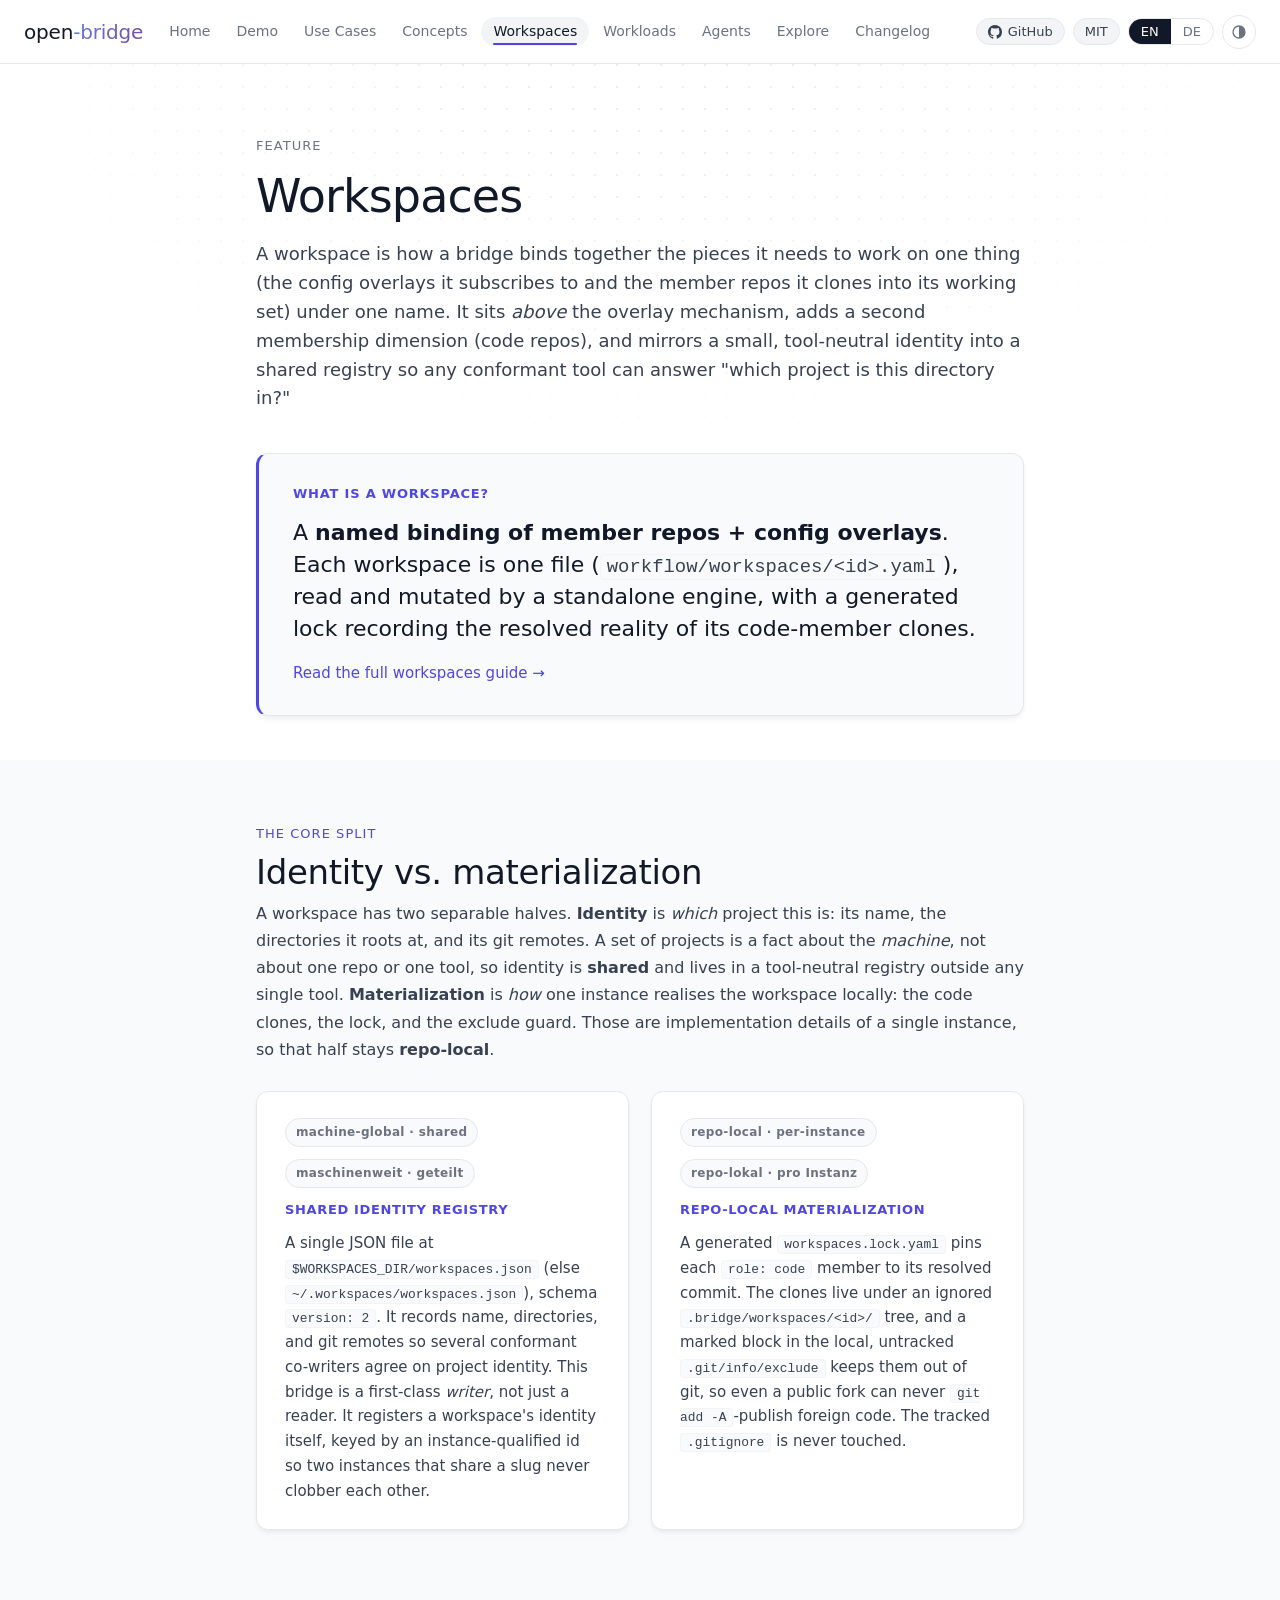
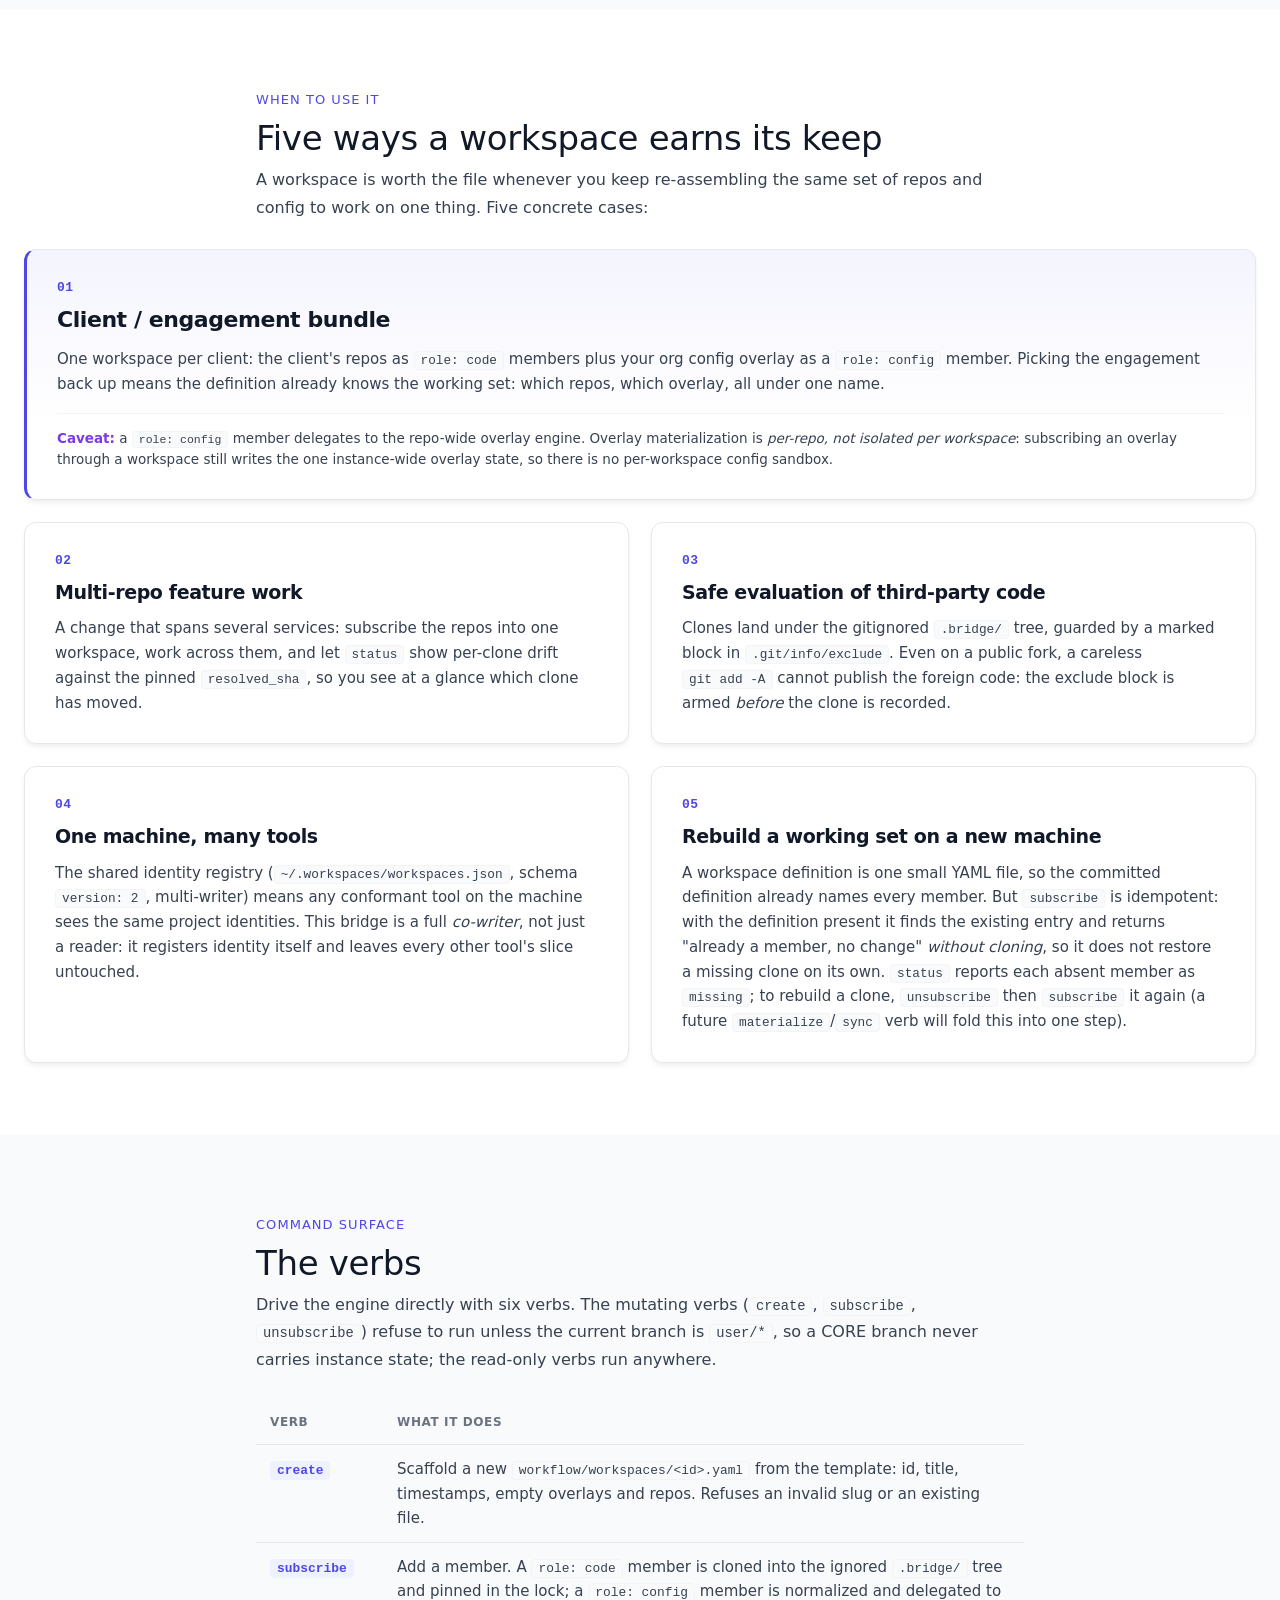
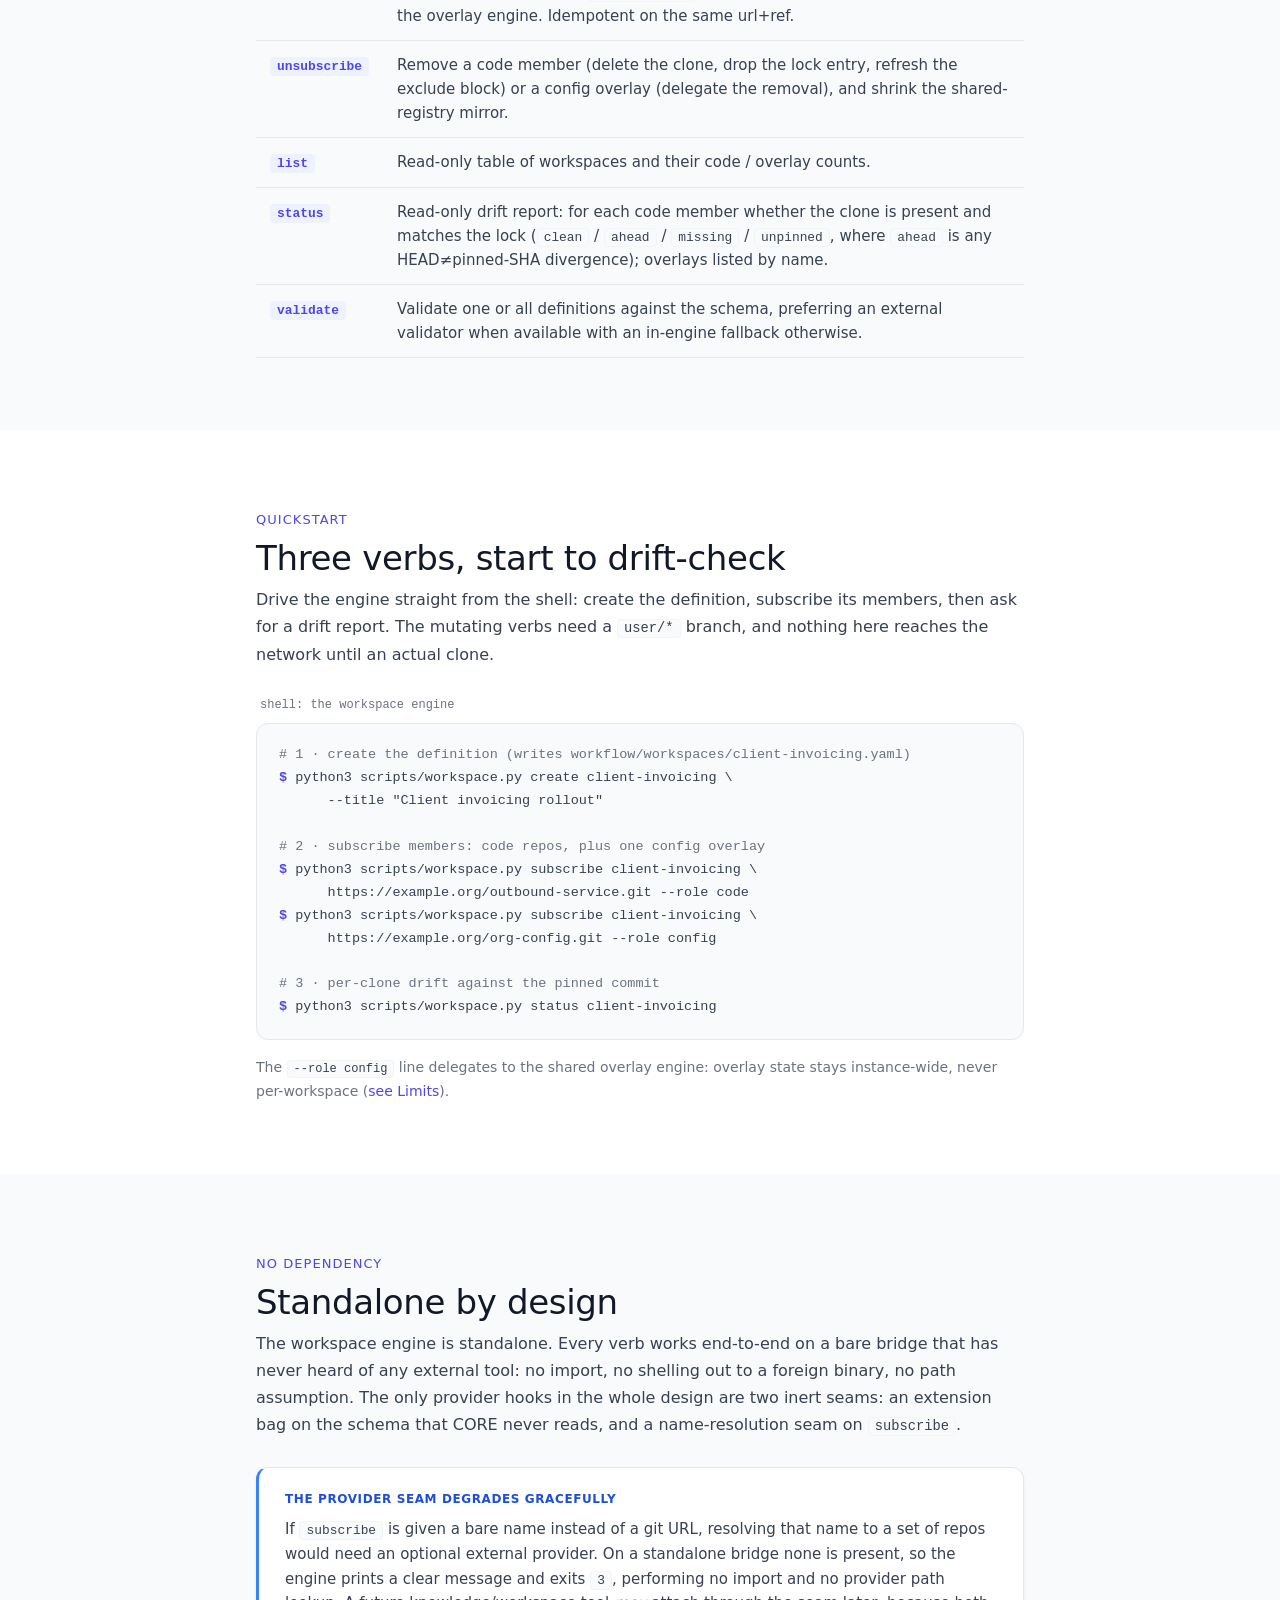
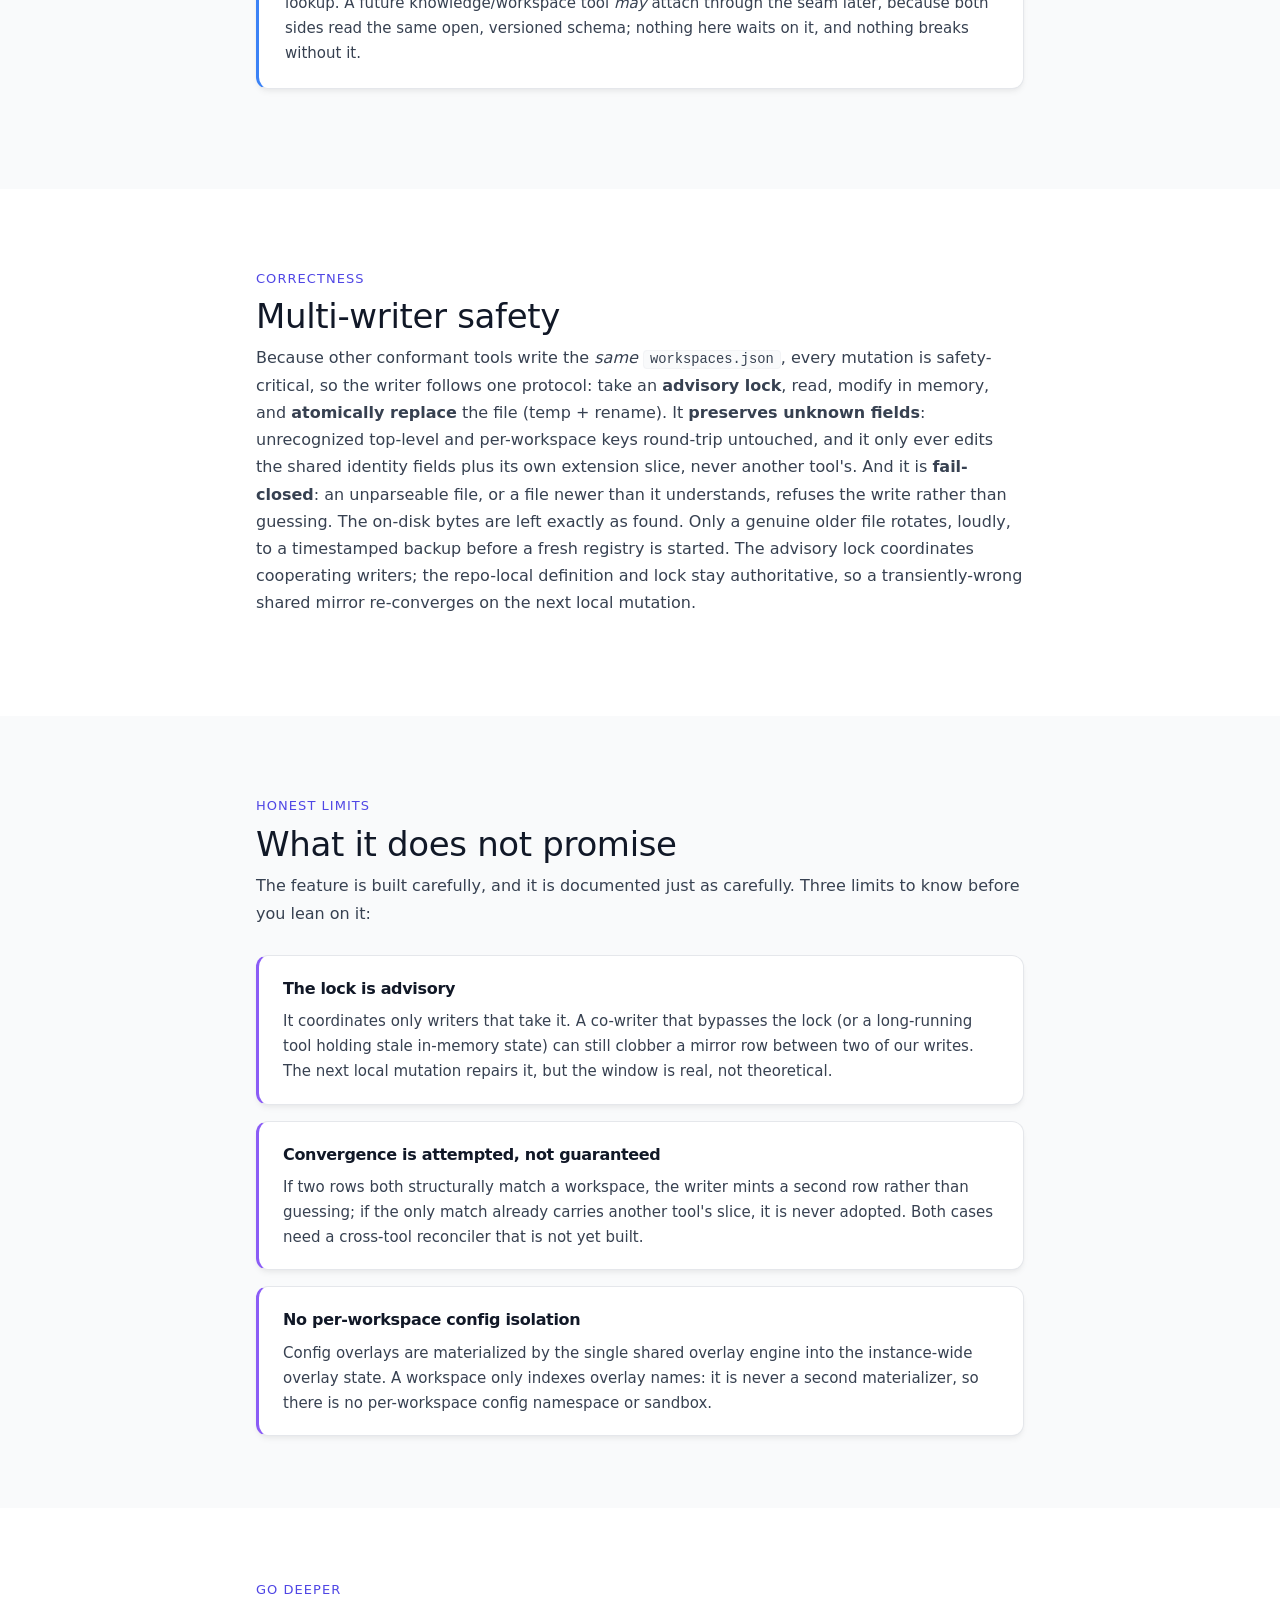
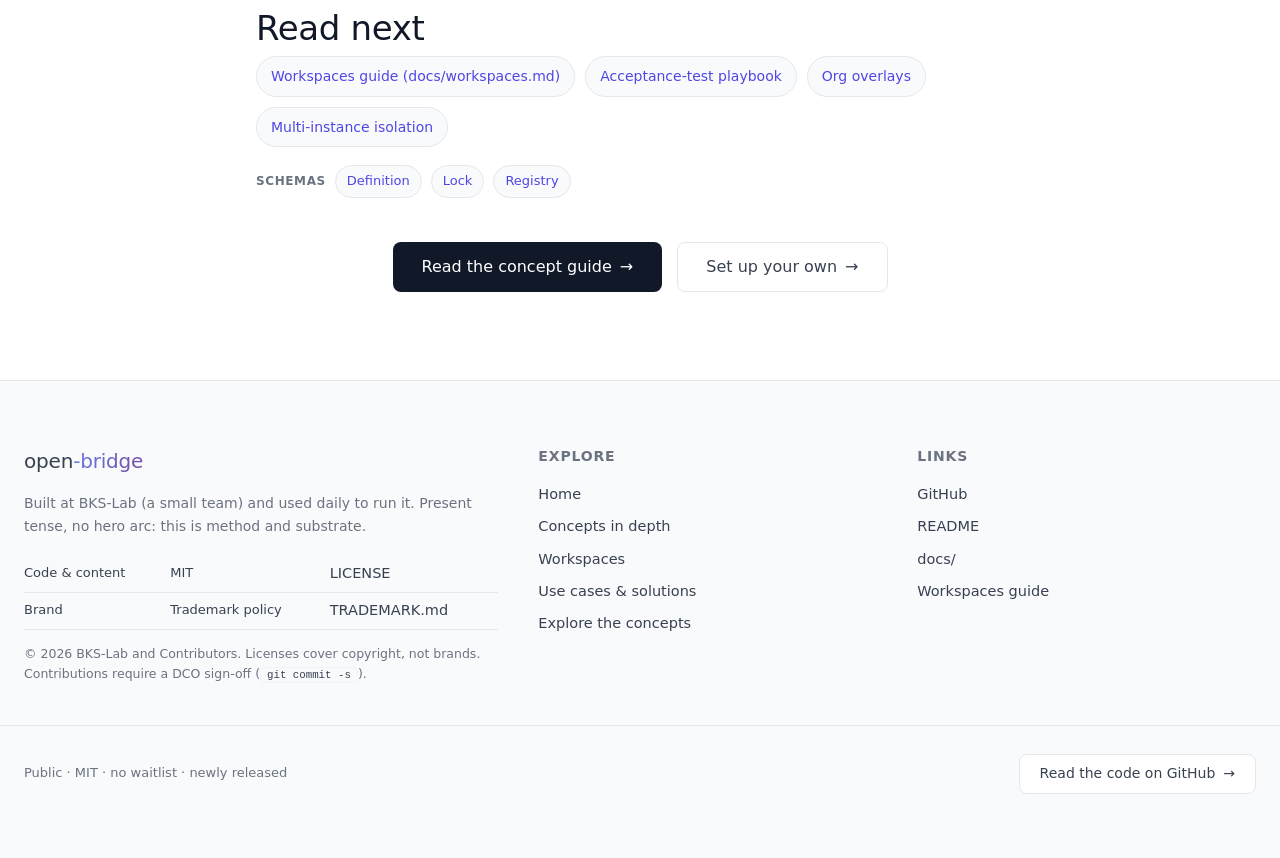
<file: docs/workspaces.html>
<!DOCTYPE html>
<!-- ============================================================================
     BKS open-bridge: workspaces.html  (feature page)
     Built on the shared shell used by index.html / concepts.html.
     Self-contained single file, GitHub-Pages-ready, fully offline, native UTF-8.
     Bilingual EN/DE (data-lang spans + L toggle), tool-neutral, no external assets.
     ============================================================================ -->
<html lang="en" data-active-lang="en">
<head>
<meta charset="utf-8">
<meta name="viewport" content="width=device-width, initial-scale=1">
<title>BKS open-bridge: Workspaces</title>
<link rel="icon" href="assets/favicon.svg" type="image/svg+xml">
<link rel="alternate icon" href="assets/favicon.ico" sizes="16x16 32x32 48x48">
<meta name="description" content="Workspaces in BKS open-bridge: a named binding of member repos and config overlays, split into a shared machine-global identity registry and a repo-local materialization engine, with a standalone-by-design command surface and multi-writer safety.">
<!-- Social / Open Graph -->
<meta property="og:type" content="website">
<meta property="og:title" content="BKS open-bridge: Workspaces">
<meta property="og:description" content="A workspace is a named binding of member repos and config overlays: shared identity registry plus repo-local materialization.">
<meta property="og:url" content="https://bks-lab.github.io/open-bridge/workspaces.html">
<meta property="og:image" content="https://bks-lab.github.io/open-bridge/social-preview.png">
<meta property="og:image:width" content="1280">
<meta property="og:image:height" content="640">
<meta name="twitter:card" content="summary_large_image">
<meta name="twitter:title" content="BKS open-bridge: Workspaces">
<meta name="twitter:description" content="A workspace is a named binding of member repos and config overlays.">

<!-- Anti-FOUC pre-paint: theme + language set BEFORE the stylesheet paints. -->
<script>
(function(){
  var r = document.documentElement;
  var pref = "system";
  try{
    var t = localStorage.getItem("ob-theme");
    if(t === "light" || t === "dark") pref = t;
  }catch(e){}
  /* Three states, and "system" is the default. Reading the media query here
     rather than only at first paint is what makes the system setting the
     default rather than a one time seed. */
  if(pref === "dark" || (pref === "system" && window.matchMedia &&
     window.matchMedia("(prefers-color-scheme: dark)").matches)){
    r.classList.add("dark");
  }
  r.setAttribute("data-theme-pref", pref);
  try{
    var l = localStorage.getItem("ob-lang");
    var lang = (l === "de") ? "de" : (r.getAttribute("lang") || "en");
    r.setAttribute("data-active-lang", lang); r.setAttribute("lang", lang);
  }catch(e){ r.setAttribute("data-active-lang","en"); }
})();
</script>

<link rel="stylesheet" href="assets/brand.css">
<noscript><style>.reveal,.reset-line{opacity:1!important;transform:none!important}</style></noscript>

<!-- ============ page-specific styles (workspaces.html) ============ -->
<style>
:target{scroll-margin-top:84px}
[id]{scroll-margin-top:84px}

code, .mono{
  font-family:var(--mono);font-size:0.86em;background:var(--code-bg);
  border:1px solid var(--border-subtle);border-radius:var(--r-sm);padding:1px 6px;color:var(--on-surface);
}
.prose p code{white-space:nowrap}


.lead-def{
  margin-top:40px;max-width:var(--prose-w);margin-inline:auto;
  border:1px solid var(--border);border-left:3px solid var(--accent-text);
  border-radius:var(--r-lg);background:var(--surface-subtle);
  padding:30px 34px;box-shadow:var(--shadow-soft);
}
.lead-def .k{font-size:13px;font-weight:600;letter-spacing:0.06em;text-transform:uppercase;color:var(--accent-text)}
.lead-def .def{margin-top:12px;font-size:22px;font-weight:300;line-height:1.45;color:var(--primary)}
.lead-def .more{margin-top:16px;font-size:15px}
.lead-def .more a{font-weight:500;text-decoration:none}
.lead-def .more a:hover{text-decoration:underline}

.grp{max-width:var(--prose-w);margin:0 auto 8px;padding-top:8px}
.grp .eyebrow{color:var(--accent-text)}
.grp .h2{margin-top:8px}

.block{max-width:var(--prose-w);margin:0 auto 28px}
.block h3.h3{font-size:24px;font-weight:600;line-height:1.25;color:var(--primary);margin-bottom:10px}
.block p{font-size:16px;line-height:1.7;color:var(--on-surface);margin-bottom:14px}

/* split cards for the identity / materialization halves */
.split{display:grid;grid-template-columns:1fr 1fr;gap:22px;max-width:var(--prose-w);margin:0 auto 8px}
.split .card{padding:26px 28px}
.split .card h4{font-size:13px;font-weight:600;letter-spacing:0.05em;text-transform:uppercase;color:var(--accent-text);margin-bottom:10px}
.split .card p{font-size:15px;line-height:1.65;color:var(--on-surface);margin-bottom:0}
.split .card .tag{display:inline-block;margin-bottom:12px;font-size:12px;font-weight:600;letter-spacing:0.03em;
  padding:4px 10px;border-radius:var(--r-full);border:1px solid var(--border);background:var(--surface-subtle);color:var(--secondary)}
@media (max-width:640px){ .split{grid-template-columns:1fr} }

/* use-case grid ("When to use it") */
.uses{max-width:var(--container);margin:0 auto;display:grid;grid-template-columns:1fr 1fr;gap:22px}
.use{
  background:var(--surface);border:1px solid var(--border);
  border-radius:var(--r-lg);box-shadow:var(--shadow-soft);
  padding:28px 30px;display:flex;flex-direction:column;
  transition:transform .2s ease,box-shadow .2s ease,border-color .2s ease;
}
.use:hover{transform:translateY(-2px);box-shadow:var(--shadow-hover);
  border-color:color-mix(in srgb,var(--accent-text) 30%,var(--border))}
.use .n{font-family:var(--mono);font-size:13px;font-weight:600;color:var(--accent-text);letter-spacing:0.04em;margin-bottom:8px}
.use h3{font-size:19px;font-weight:600;line-height:1.3;color:var(--primary);margin-bottom:12px}
.use p{font-size:15px;line-height:1.65;color:var(--on-surface);margin-bottom:0}
.use code{font-family:var(--mono);font-size:0.85em;background:var(--code-bg);
  border:1px solid var(--border-subtle);border-radius:var(--r-sm);padding:1px 6px;color:var(--on-surface);white-space:nowrap}
.use.flagship{grid-column:1 / -1;border-left:3px solid var(--accent-text);
  background:linear-gradient(180deg,color-mix(in srgb,var(--accent) 7%,var(--surface)),var(--surface) 70%)}
.use.flagship h3{font-size:22px}
.use .caveat{
  margin-top:16px;padding-top:14px;border-top:1px solid var(--border-subtle);
  font-size:13.5px;line-height:1.6;color:var(--on-surface);
}
.use .caveat strong{color:var(--attention-text);font-weight:600}
@media (max-width:780px){ .uses{grid-template-columns:1fr} .use.flagship{grid-column:auto} }

/* verb table */
.verbs{max-width:var(--prose-w);margin:0 auto;overflow-x:auto}
.verbs table{border-collapse:collapse;width:100%;font-size:15px}
.verbs th,.verbs td{text-align:left;padding:12px 14px;border-bottom:1px solid var(--border);vertical-align:top}
.verbs th{font-size:12px;text-transform:uppercase;letter-spacing:0.05em;color:var(--secondary);font-weight:600}
.verbs td.v{white-space:nowrap}
.verbs td.v code{background:var(--accent-soft);border-color:transparent;color:var(--accent-text);font-weight:600}

/* quickstart terminal (reuses the .code grammar from index.html) */
.term{max-width:var(--prose-w);margin:0 auto}
.code-label{
  display:flex;align-items:center;justify-content:space-between;gap:12px;
  font-family:var(--mono);font-size:12px;color:var(--secondary);padding:0 4px 8px;
}
.code{
  font-family:var(--mono);font-size:13.5px;line-height:1.7;
  background:var(--surface-subtle);border:1px solid var(--border);
  border-radius:var(--r-lg);padding:20px 22px;overflow-x:auto;color:var(--on-surface);
  white-space:pre;
}
html.dark .code{background:var(--code-bg)}
.code .cmt{color:var(--secondary)}
.code .k{color:var(--accent-text);font-weight:600}
.code .ok{color:var(--ok-text)}
.code .dir{color:var(--accent-secondary);font-weight:500}
.term .after{max-width:var(--prose-w);margin:16px auto 0;font-size:14px;line-height:1.6;color:var(--secondary)}
.term .after a{color:var(--accent-text);text-decoration:none;font-weight:500}
.term .after a:hover{text-decoration:underline}

/* callout */
.note{
  max-width:var(--prose-w);margin:0 auto 28px;
  border:1px solid var(--border);border-left:3px solid var(--info);
  border-radius:var(--r-lg);background:var(--surface);
  padding:22px 26px;box-shadow:var(--shadow-soft);
}
.note .k{font-size:12px;font-weight:600;letter-spacing:0.05em;text-transform:uppercase;color:var(--info-text);margin-bottom:8px}
.note p{font-size:15px;line-height:1.65;color:var(--on-surface);margin:0}

/* limits list */
.limits{max-width:var(--prose-w);margin:0 auto;display:flex;flex-direction:column;gap:16px}
.limit{
  border:1px solid var(--border);border-left:3px solid var(--attention);
  border-radius:var(--r-lg);background:var(--surface);
  padding:20px 24px;box-shadow:var(--shadow-soft);
}
.limit h4{font-size:16px;font-weight:600;color:var(--primary);margin-bottom:8px}
.limit p{font-size:15px;line-height:1.65;color:var(--on-surface);margin:0}

/* pointer chips */
.pointers{max-width:var(--prose-w);margin:0 auto;display:flex;flex-wrap:wrap;gap:10px}
.pointers a{
  text-decoration:none;color:var(--accent-text);
  padding:8px 14px;border-radius:var(--r-full);
  border:1px solid var(--border);background:var(--surface-subtle);
  font-size:14px;font-weight:500;
}
.pointers a:hover{background:var(--accent-soft)}
.pointers-sub{max-width:var(--prose-w);margin:18px auto 0;display:flex;flex-wrap:wrap;align-items:center;gap:9px;
  font-size:13px;color:var(--secondary)}
.pointers-sub .lab{font-weight:600;color:var(--secondary);text-transform:uppercase;letter-spacing:0.05em;font-size:12px}
.pointers-sub a{
  text-decoration:none;color:var(--accent-text);
  padding:5px 11px;border-radius:var(--r-full);
  border:1px solid var(--border);background:var(--surface-subtle);font-weight:500;
}
.pointers-sub a:hover{background:var(--accent-soft)}

@media (max-width:560px){ .lead-def{padding:24px 22px} .split .card{padding:22px 20px} .use{padding:24px 22px} }
</style>
</head>
<body>

<!-- ======================= STICKY HEADER (shared) ======================= -->
<header class="nav">
  <div class="nav-inner">
    <a class="wordmark" href="index.html">open<span class="text-gradient">-bridge</span></a>
    <nav class="site-nav" aria-label="Site">
      <a href="index.html"><span data-lang="en">Home</span><span data-lang="de">Start</span></a>
      <a href="demo.html"><span data-lang="en">Demo</span><span data-lang="de">Demo</span></a>
      <a href="use-cases.html"><span data-lang="en">Use Cases</span><span data-lang="de">Anwendungsfälle</span></a>
      <a href="concepts.html"><span data-lang="en">Concepts</span><span data-lang="de">Konzepte</span></a>
      <a class="active" aria-current="page" href="workspaces.html"><span data-lang="en">Workspaces</span><span data-lang="de">Workspaces</span></a>
      <a href="workloads.html"><span data-lang="en">Workloads</span><span data-lang="de">Workloads</span></a>
      <a href="agents.html"><span data-lang="en">Agents</span><span data-lang="de">Agents</span></a>
      <a href="explore.html"><span data-lang="en">Explore</span><span data-lang="de">Erkunden</span></a>
      <a href="changelog.html"><span data-lang="en">Changelog</span><span data-lang="de">Changelog</span></a>
    </nav>
    <div class="nav-spacer"></div>
    <div class="nav-chips">
      <a class="chip" href="https://github.com/bks-lab/open-bridge" target="_blank" rel="noopener" aria-label="GitHub repository">
        <svg viewBox="0 0 16 16" width="14" height="14" fill="currentColor" aria-hidden="true"><path d="M8 0C3.58 0 0 3.58 0 8c0 3.54 2.29 6.53 5.47 7.59.4.07.55-.17.55-.38 0-.19-.01-.82-.01-1.49-2.01.37-2.53-.49-2.69-.94-.09-.23-.48-.94-.82-1.13-.28-.15-.68-.52-.01-.53.63-.01 1.08.58 1.23.82.72 1.21 1.87.87 2.33.66.07-.52.28-.87.51-1.07-1.78-.2-3.64-.89-3.64-3.95 0-.87.31-1.59.82-2.15-.08-.2-.36-1.02.08-2.12 0 0 .67-.21 2.2.82.64-.18 1.32-.27 2-.27.68 0 1.36.09 2 .27 1.53-1.04 2.2-.82 2.2-.82.44 1.1.16 1.92.08 2.12.51.56.82 1.27.82 2.15 0 3.07-1.87 3.75-3.65 3.95.29.25.54.73.54 1.48 0 1.07-.01 1.93-.01 2.2 0 .21.15.46.55.38A8.01 8.01 0 0016 8c0-4.42-3.58-8-8-8z"/></svg>
        <span class="chip-label">GitHub</span>
      </a>
      <a class="chip" href="index.html#license" aria-label="MIT license">MIT</a>
      <div class="seg" role="group" aria-label="Language / Sprache">
        <button id="lang-en" type="button" aria-pressed="true" title="Toggle language (press L)">EN</button>
        <button id="lang-de" type="button" aria-pressed="false" title="Sprache umschalten (Taste L)">DE</button>
      </div>
      <button class="icon-btn" id="theme-toggle" aria-label="Toggle light / dark theme (T)" title="Toggle theme (press T)">
        <svg class="auto" viewBox="0 0 24 24" fill="none" stroke="currentColor" stroke-width="2" aria-hidden="true"><circle cx="12" cy="12" r="9"/><path d="M12 3a9 9 0 010 18z" fill="currentColor" stroke="none"/></svg>
        <svg class="moon" viewBox="0 0 24 24" fill="none" stroke="currentColor" stroke-width="2" aria-hidden="true"><path d="M21 12.79A9 9 0 1111.21 3 7 7 0 0021 12.79z"/></svg>
        <svg class="sun" viewBox="0 0 24 24" fill="none" stroke="currentColor" stroke-width="2" aria-hidden="true"><circle cx="12" cy="12" r="5"/><path d="M12 1v2M12 21v2M4.22 4.22l1.42 1.42M18.36 18.36l1.42 1.42M1 12h2M21 12h2M4.22 19.78l1.42-1.42M18.36 5.64l1.42-1.42"/></svg>
      </button>
    </div>
  </div>
</header>
<script defer src="assets/site-nav.js"></script>

<!-- ============================ PAGE CONTENT ============================ -->
<main id="top">

  <!-- ---- intro + lead definition ---- -->
  <section class="page-hero">
    <div class="container">
      <div class="prose">
        <p class="eyebrow" data-lang="en">Feature</p>
        <p class="eyebrow" data-lang="de">Feature</p>
        <h1 class="h1">Workspaces</h1>
        <p class="lede" data-lang="en">A workspace is how a bridge binds together the pieces it needs to work on one thing (the config overlays it subscribes to and the member repos it clones into its working set) under one name. It sits <em>above</em> the overlay mechanism, adds a second membership dimension (code repos), and mirrors a small, tool-neutral identity into a shared registry so any conformant tool can answer "which project is this directory in?"</p>
        <p class="lede" data-lang="de">Ein Workspace ist die Art, wie eine Bridge die Teile bündelt, die sie für eine Sache braucht (die Config-Overlays, die sie abonniert, und die Member-Repos, die sie in ihr Arbeitsset klont) unter einem Namen. Er liegt <em>über</em> dem Overlay-Mechanismus, fügt eine zweite Mitgliedschafts-Dimension hinzu (Code-Repos) und spiegelt eine kleine, tool-neutrale Identität in eine geteilte Registry, sodass jedes konforme Tool beantworten kann: „In welchem Projekt liegt dieses Verzeichnis?"</p>
      </div>

      <div class="lead-def">
        <div class="k" data-lang="en">What is a workspace?</div>
        <div class="k" data-lang="de">Was ist ein Workspace?</div>
        <p class="def" data-lang="en">A <strong>named binding of member repos + config overlays</strong>. Each workspace is one file (<code>workflow/workspaces/&lt;id&gt;.yaml</code>), read and mutated by a standalone engine, with a generated lock recording the resolved reality of its code-member clones.</p>
        <p class="def" data-lang="de">Eine <strong>benannte Bindung von Member-Repos + Config-Overlays</strong>. Jeder Workspace ist eine Datei (<code>workflow/workspaces/&lt;id&gt;.yaml</code>), von einer eigenständigen Engine gelesen und verändert, mit einem generierten Lock, das die aufgelöste Realität seiner Code-Member-Klone festhält.</p>
        <p class="more">
          <a href="https://github.com/bks-lab/open-bridge/blob/main/docs/workspaces.md" target="_blank" rel="noopener"><span data-lang="en">Read the full workspaces guide →</span><span data-lang="de">Den vollständigen Workspaces-Guide lesen →</span></a>
        </p>
      </div>
    </div>
  </section>

  <!-- ---- the identity / materialization split ---- -->
  <section class="alt" style="padding-block:56px 72px">
    <div class="container">
      <div class="grp reveal">
        <p class="eyebrow" data-lang="en">The core split</p>
        <p class="eyebrow" data-lang="de">Die zentrale Trennung</p>
        <h2 class="h2" data-lang="en">Identity vs. materialization</h2>
        <h2 class="h2" data-lang="de">Identität vs. Materialisierung</h2>
      </div>
      <div class="block reveal">
        <p data-lang="en">A workspace has two separable halves. <strong>Identity</strong> is <em>which</em> project this is: its name, the directories it roots at, and its git remotes. A set of projects is a fact about the <em>machine</em>, not about one repo or one tool, so identity is <strong>shared</strong> and lives in a tool-neutral registry outside any single tool. <strong>Materialization</strong> is <em>how</em> one instance realises the workspace locally: the code clones, the lock, and the exclude guard. Those are implementation details of a single instance, so that half stays <strong>repo-local</strong>.</p>
        <p data-lang="de">Ein Workspace hat zwei trennbare Hälften. <strong>Identität</strong> ist, <em>welches</em> Projekt dies ist: sein Name, die Verzeichnisse, an denen er wurzelt, und seine Git-Remotes. Welche Projekte es gibt, ist eine Tatsache über die <em>Maschine</em>, nicht über ein Repo oder ein Tool, also ist Identität <strong>geteilt</strong> und lebt in einer tool-neutralen Registry außerhalb jedes einzelnen Tools. <strong>Materialisierung</strong> ist, <em>wie</em> eine Instanz den Workspace lokal umsetzt: die Code-Klone, das Lock und der Exclude-Schutz. Das sind Implementierungsdetails einer einzelnen Instanz, also bleibt diese Hälfte <strong>repo-lokal</strong>.</p>
      </div>
      <div class="split reveal">
        <div class="card">
          <span class="tag" data-lang="en">machine-global · shared</span>
          <span class="tag" data-lang="de">maschinenweit · geteilt</span>
          <h4 data-lang="en">Shared identity registry</h4>
          <h4 data-lang="de">Geteilte Identitäts-Registry</h4>
          <p data-lang="en">A single JSON file at <code>$WORKSPACES_DIR/workspaces.json</code> (else <code>~/.workspaces/workspaces.json</code>), schema <code>version: 2</code>. It records name, directories, and git remotes so several conformant co-writers agree on project identity. This bridge is a first-class <em>writer</em>, not just a reader. It registers a workspace's identity itself, keyed by an instance-qualified id so two instances that share a slug never clobber each other.</p>
          <p data-lang="de">Eine einzelne JSON-Datei unter <code>$WORKSPACES_DIR/workspaces.json</code> (sonst <code>~/.workspaces/workspaces.json</code>), Schema <code>version: 2</code>. Sie erfasst Name, Verzeichnisse und Git-Remotes, sodass mehrere konforme Co-Writer sich über die Projekt-Identität einig sind. Diese Bridge ist ein vollwertiger <em>Writer</em>, nicht nur ein Reader. Sie registriert die Identität eines Workspaces selbst, geschlüsselt über eine instanz-qualifizierte ID, sodass zwei Instanzen mit gleichem Slug einander nie überschreiben.</p>
        </div>
        <div class="card">
          <span class="tag" data-lang="en">repo-local · per-instance</span>
          <span class="tag" data-lang="de">repo-lokal · pro Instanz</span>
          <h4 data-lang="en">Repo-local materialization</h4>
          <h4 data-lang="de">Repo-lokale Materialisierung</h4>
          <p data-lang="en">A generated <code>workspaces.lock.yaml</code> pins each <code>role: code</code> member to its resolved commit. The clones live under an ignored <code>.bridge/workspaces/&lt;id&gt;/</code> tree, and a marked block in the local, untracked <code>.git/info/exclude</code> keeps them out of git, so even a public fork can never <code>git add -A</code>-publish foreign code. The tracked <code>.gitignore</code> is never touched.</p>
          <p data-lang="de">Ein generiertes <code>workspaces.lock.yaml</code> pinnt jedes <code>role: code</code>-Member auf seinen aufgelösten Commit. Die Klone liegen unter einem ignorierten <code>.bridge/workspaces/&lt;id&gt;/</code>-Baum, und ein markierter Block in der lokalen, nicht versionierten <code>.git/info/exclude</code> hält sie aus Git heraus, sodass selbst ein öffentlicher Fork fremden Code nie per <code>git add -A</code> veröffentlichen kann. Die versionierte <code>.gitignore</code> wird nie angefasst.</p>
        </div>
      </div>
    </div>
  </section>

  <!-- ---- when to use it (use cases) ---- -->
  <section style="padding-block:72px">
    <div class="container">
      <div class="grp reveal">
        <p class="eyebrow" data-lang="en">When to use it</p>
        <p class="eyebrow" data-lang="de">Wann man es nutzt</p>
        <h2 class="h2" data-lang="en">Five ways a workspace earns its keep</h2>
        <h2 class="h2" data-lang="de">Fünf Situationen, in denen ein Workspace sich lohnt</h2>
      </div>
      <div class="block reveal">
        <p data-lang="en">A workspace is worth the file whenever you keep re-assembling the same set of repos and config to work on one thing. Five concrete cases:</p>
        <p data-lang="de">Ein Workspace ist die Datei wert, sobald du immer wieder dieselbe Menge an Repos und Config zusammensetzt, um an einer Sache zu arbeiten. Fünf konkrete Fälle:</p>
      </div>
      <div class="uses reveal">

        <div class="use flagship">
          <div class="n">01</div>
          <h3 data-lang="en">Client / engagement bundle</h3>
          <h3 data-lang="de">Kunden- / Auftragsbündel</h3>
          <p data-lang="en">One workspace per client: the client's repos as <code>role: code</code> members plus your org config overlay as a <code>role: config</code> member. Picking the engagement back up means the definition already knows the working set: which repos, which overlay, all under one name.</p>
          <p data-lang="de">Ein Workspace pro Kunde: die Repos des Kunden als <code>role: code</code>-Member plus dein Org-Config-Overlay als <code>role: config</code>-Member. Den Auftrag wieder aufzunehmen heißt: die Definition kennt das Arbeitsset bereits (welche Repos, welches Overlay, alles unter einem Namen).</p>
          <p class="caveat" data-lang="en"><strong>Caveat:</strong> a <code>role: config</code> member delegates to the repo-wide overlay engine. Overlay materialization is <em>per-repo, not isolated per workspace</em>: subscribing an overlay through a workspace still writes the one instance-wide overlay state, so there is no per-workspace config sandbox.</p>
          <p class="caveat" data-lang="de"><strong>Vorbehalt:</strong> ein <code>role: config</code>-Member delegiert an die repo-weite Overlay-Engine. Die Overlay-Materialisierung erfolgt <em>pro Repo, nicht isoliert pro Workspace</em>: Ein Overlay über einen Workspace zu abonnieren schreibt weiterhin den einen instanzweiten Overlay-Zustand, es gibt also keine Config-Sandbox pro Workspace.</p>
        </div>

        <div class="use">
          <div class="n">02</div>
          <h3 data-lang="en">Multi-repo feature work</h3>
          <h3 data-lang="de">Multi-Repo-Feature-Arbeit</h3>
          <p data-lang="en">A change that spans several services: subscribe the repos into one workspace, work across them, and let <code>status</code> show per-clone drift against the pinned <code>resolved_sha</code>, so you see at a glance which clone has moved.</p>
          <p data-lang="de">Eine Änderung über mehrere Services hinweg: abonniere die Repos in einen Workspace, arbeite quer über sie und lass <code>status</code> die Drift pro Klon gegen den gepinnten <code>resolved_sha</code> zeigen. So siehst du auf einen Blick, welcher Klon sich bewegt hat.</p>
        </div>

        <div class="use">
          <div class="n">03</div>
          <h3 data-lang="en">Safe evaluation of third-party code</h3>
          <h3 data-lang="de">Sichere Prüfung von Fremdcode</h3>
          <p data-lang="en">Clones land under the gitignored <code>.bridge/</code> tree, guarded by a marked block in <code>.git/info/exclude</code>. Even on a public fork, a careless <code>git add -A</code> cannot publish the foreign code: the exclude block is armed <em>before</em> the clone is recorded.</p>
          <p data-lang="de">Klone landen unter dem gitignorierten <code>.bridge/</code>-Baum, abgesichert durch einen markierten Block in <code>.git/info/exclude</code>. Selbst auf einem öffentlichen Fork kann ein unbedachtes <code>git add -A</code> den Fremdcode nicht veröffentlichen: Der Exclude-Block ist scharf, <em>bevor</em> der Klon überhaupt vermerkt wird.</p>
        </div>

        <div class="use">
          <div class="n">04</div>
          <h3 data-lang="en">One machine, many tools</h3>
          <h3 data-lang="de">Eine Maschine, viele Tools</h3>
          <p data-lang="en">The shared identity registry (<code>~/.workspaces/workspaces.json</code>, schema <code>version: 2</code>, multi-writer) means any conformant tool on the machine sees the same project identities. This bridge is a full <em>co-writer</em>, not just a reader: it registers identity itself and leaves every other tool's slice untouched.</p>
          <p data-lang="de">Die geteilte Identitäts-Registry (<code>~/.workspaces/workspaces.json</code>, Schema <code>version: 2</code>, Multi-Writer) sorgt dafür, dass jedes konforme Tool auf der Maschine dieselben Projekt-Identitäten sieht. Diese Bridge ist ein vollwertiger <em>Co-Writer</em>, nicht nur ein Reader: Sie registriert Identität selbst und lässt den Slice jedes anderen Tools unangetastet.</p>
        </div>

        <div class="use">
          <div class="n">05</div>
          <h3 data-lang="en">Rebuild a working set on a new machine</h3>
          <h3 data-lang="de">Ein Arbeitsset auf einer neuen Maschine wiederaufbauen</h3>
          <p data-lang="en">A workspace definition is one small YAML file, so the committed definition already names every member. But <code>subscribe</code> is idempotent: with the definition present it finds the existing entry and returns "already a member, no change" <em>without cloning</em>, so it does not restore a missing clone on its own. <code>status</code> reports each absent member as <code>missing</code>; to rebuild a clone, <code>unsubscribe</code> then <code>subscribe</code> it again (a future <code>materialize</code>/<code>sync</code> verb will fold this into one step).</p>
          <p data-lang="de">Eine Workspace-Definition ist eine kleine YAML-Datei. Die versionierte Definition benennt also bereits jeden Member. Aber <code>subscribe</code> ist idempotent: liegt die Definition vor, findet es den vorhandenen Eintrag und meldet „already a member, no change" <em>ohne zu klonen</em>, stellt einen fehlenden Klon also nicht von selbst wieder her. <code>status</code> meldet jeden fehlenden Member als <code>missing</code>; um einen Klon wiederaufzubauen, den Member per <code>unsubscribe</code> entfernen und erneut <code>subscribe</code>-n (ein künftiges <code>materialize</code>/<code>sync</code>-Verb wird das in einen Schritt fassen).</p>
        </div>

      </div>
    </div>
  </section>

  <!-- ---- the verbs ---- -->
  <section class="alt" style="padding-block:72px">
    <div class="container">
      <div class="grp reveal">
        <p class="eyebrow" data-lang="en">Command surface</p>
        <p class="eyebrow" data-lang="de">Befehlsoberfläche</p>
        <h2 class="h2" data-lang="en">The verbs</h2>
        <h2 class="h2" data-lang="de">Die Verben</h2>
      </div>
      <div class="block reveal">
        <p data-lang="en">Drive the engine directly with six verbs. The mutating verbs (<code>create</code>, <code>subscribe</code>, <code>unsubscribe</code>) refuse to run unless the current branch is <code>user/*</code>, so a CORE branch never carries instance state; the read-only verbs run anywhere.</p>
        <p data-lang="de">Steuere die Engine direkt mit sechs Verben. Die verändernden Verben (<code>create</code>, <code>subscribe</code>, <code>unsubscribe</code>) verweigern die Ausführung, sofern der aktuelle Branch nicht <code>user/*</code> ist. So trägt ein CORE-Branch nie Instanz-Zustand; die lesenden Verben laufen überall.</p>
      </div>
      <div class="verbs reveal">
        <table>
          <thead><tr>
            <th><span data-lang="en">Verb</span><span data-lang="de">Verb</span></th>
            <th><span data-lang="en">What it does</span><span data-lang="de">Was es tut</span></th>
          </tr></thead>
          <tbody>
            <tr><td class="v"><code>create</code></td><td>
              <span data-lang="en">Scaffold a new <code>workflow/workspaces/&lt;id&gt;.yaml</code> from the template: id, title, timestamps, empty overlays and repos. Refuses an invalid slug or an existing file.</span>
              <span data-lang="de">Legt eine neue <code>workflow/workspaces/&lt;id&gt;.yaml</code> aus dem Template an: ID, Titel, Zeitstempel, leere Overlays und Repos. Verweigert einen ungültigen Slug oder eine bereits existierende Datei.</span>
            </td></tr>
            <tr><td class="v"><code>subscribe</code></td><td>
              <span data-lang="en">Add a member. A <code>role: code</code> member is cloned into the ignored <code>.bridge/</code> tree and pinned in the lock; a <code>role: config</code> member is normalized and delegated to the overlay engine. Idempotent on the same url+ref.</span>
              <span data-lang="de">Fügt ein Member hinzu. Ein <code>role: code</code>-Member wird in den ignorierten <code>.bridge/</code>-Baum geklont und im Lock gepinnt; ein <code>role: config</code>-Member wird normalisiert und an die Overlay-Engine delegiert. Idempotent bei gleicher url+ref.</span>
            </td></tr>
            <tr><td class="v"><code>unsubscribe</code></td><td>
              <span data-lang="en">Remove a code member (delete the clone, drop the lock entry, refresh the exclude block) or a config overlay (delegate the removal), and shrink the shared-registry mirror.</span>
              <span data-lang="de">Entfernt ein Code-Member (löscht den Klon, streicht den Lock-Eintrag, baut den Exclude-Block neu) oder ein Config-Overlay (delegiert die Entfernung) und verkleinert den Spiegel in der geteilten Registry.</span>
            </td></tr>
            <tr><td class="v"><code>list</code></td><td>
              <span data-lang="en">Read-only table of workspaces and their code / overlay counts.</span>
              <span data-lang="de">Nur-Lese-Tabelle der Workspaces mit ihren Code- / Overlay-Zählungen.</span>
            </td></tr>
            <tr><td class="v"><code>status</code></td><td>
              <span data-lang="en">Read-only drift report: for each code member whether the clone is present and matches the lock (<code>clean</code> / <code>ahead</code> / <code>missing</code> / <code>unpinned</code>, where <code>ahead</code> is any HEAD≠pinned-SHA divergence); overlays listed by name.</span>
              <span data-lang="de">Nur-Lese-Drift-Bericht: für jedes Code-Member, ob der Klon vorhanden ist und zum Lock passt (<code>clean</code> / <code>ahead</code> / <code>missing</code> / <code>unpinned</code>, wobei <code>ahead</code> jede Abweichung HEAD≠gepinnte-SHA meint); Overlays namentlich aufgeführt.</span>
            </td></tr>
            <tr><td class="v"><code>validate</code></td><td>
              <span data-lang="en">Validate one or all definitions against the schema, preferring an external validator when available with an in-engine fallback otherwise.</span>
              <span data-lang="de">Validiert eine oder alle Definitionen gegen das Schema; bevorzugt einen externen Validator, falls vorhanden, sonst mit engine-internem Fallback.</span>
            </td></tr>
          </tbody>
        </table>
      </div>
    </div>
  </section>

  <!-- ---- quickstart ---- -->
  <section style="padding-block:72px">
    <div class="container">
      <div class="grp reveal">
        <p class="eyebrow" data-lang="en">Quickstart</p>
        <p class="eyebrow" data-lang="de">Schnellstart</p>
        <h2 class="h2" data-lang="en">Three verbs, start to drift-check</h2>
        <h2 class="h2" data-lang="de">Drei Verben, von Anlegen bis Drift-Check</h2>
      </div>
      <div class="block reveal">
        <p data-lang="en">Drive the engine straight from the shell: create the definition, subscribe its members, then ask for a drift report. The mutating verbs need a <code>user/*</code> branch, and nothing here reaches the network until an actual clone.</p>
        <p data-lang="de">Steuere die Engine direkt aus der Shell: lege die Definition an, abonniere ihre Member und fordere dann einen Drift-Bericht an. Die verändernden Verben brauchen einen <code>user/*</code>-Branch, und nichts hier geht ins Netz, bevor tatsächlich geklont wird.</p>
      </div>
      <div class="term reveal">
        <div class="code-label">
          <span data-lang="en">shell: the workspace engine</span>
          <span data-lang="de">Shell: die Workspace-Engine</span>
        </div>
        <pre class="code"><span class="cmt"># 1 · create the definition (writes workflow/workspaces/client-invoicing.yaml)</span>
<span class="k">$</span> python3 scripts/workspace.py create client-invoicing \
      --title "Client invoicing rollout"

<span class="cmt"># 2 · subscribe members: code repos, plus one config overlay</span>
<span class="k">$</span> python3 scripts/workspace.py subscribe client-invoicing \
      https://example.org/outbound-service.git --role code
<span class="k">$</span> python3 scripts/workspace.py subscribe client-invoicing \
      https://example.org/org-config.git --role config

<span class="cmt"># 3 · per-clone drift against the pinned commit</span>
<span class="k">$</span> python3 scripts/workspace.py status client-invoicing</pre>
        <p class="after" data-lang="en">The <code>--role config</code> line delegates to the shared overlay engine: overlay state stays instance-wide, never per-workspace (<a href="#limits">see Limits</a>).</p>
        <p class="after" data-lang="de">Die <code>--role config</code>-Zeile delegiert an die geteilte Overlay-Engine: Der Overlay-Zustand bleibt instanzweit, nie pro Workspace (<a href="#limits">siehe Grenzen</a>).</p>
      </div>
    </div>
  </section>

  <!-- ---- standalone by design ---- -->
  <section class="alt" style="padding-block:72px">
    <div class="container">
      <div class="grp reveal">
        <p class="eyebrow" data-lang="en">No dependency</p>
        <p class="eyebrow" data-lang="de">Keine Abhängigkeit</p>
        <h2 class="h2" data-lang="en">Standalone by design</h2>
        <h2 class="h2" data-lang="de">Eigenständig by Design</h2>
      </div>
      <div class="block reveal">
        <p data-lang="en">The workspace engine is standalone. Every verb works end-to-end on a bare bridge that has never heard of any external tool: no import, no shelling out to a foreign binary, no path assumption. The only provider hooks in the whole design are two inert seams: an extension bag on the schema that CORE never reads, and a name-resolution seam on <code>subscribe</code>.</p>
        <p data-lang="de">Die Workspace-Engine ist eigenständig. Jedes Verb funktioniert Ende zu Ende auf einer nackten Bridge, die nie von einem externen Tool gehört hat: kein Import, kein Aufruf eines fremden Binaries, keine Pfad-Annahme. Die einzigen Provider-Hooks im ganzen Design sind zwei inerte Nahtstellen: eine Erweiterungs-Tasche am Schema, die CORE nie liest, und eine Namensauflösungs-Nahtstelle an <code>subscribe</code>.</p>
      </div>
      <div class="note reveal">
        <div class="k" data-lang="en">The provider seam degrades gracefully</div>
        <div class="k" data-lang="de">Die Provider-Nahtstelle scheitert sanft</div>
        <p data-lang="en">If <code>subscribe</code> is given a bare name instead of a git URL, resolving that name to a set of repos would need an optional external provider. On a standalone bridge none is present, so the engine prints a clear message and exits <code>3</code>, performing no import and no provider path lookup. A future knowledge/workspace tool <em>may</em> attach through the seam later, because both sides read the same open, versioned schema; nothing here waits on it, and nothing breaks without it.</p>
        <p data-lang="de">Bekommt <code>subscribe</code> einen bloßen Namen statt einer Git-URL, bräuchte das Auflösen dieses Namens zu einer Menge von Repos einen optionalen externen Provider. Auf einer eigenständigen Bridge ist keiner vorhanden, also gibt die Engine eine klare Meldung aus und beendet mit <code>3</code>, ganz ohne Import und ohne Provider-Pfad-Lookup. Ein künftiges Knowledge-/Workspace-Tool <em>kann</em> später über die Nahtstelle andocken, weil beide Seiten dasselbe offene, versionierte Schema lesen; nichts hier wartet darauf, und nichts bricht ohne es.</p>
      </div>
    </div>
  </section>

  <!-- ---- multi-writer safety ---- -->
  <section style="padding-block:72px">
    <div class="container">
      <div class="grp reveal">
        <p class="eyebrow" data-lang="en">Correctness</p>
        <p class="eyebrow" data-lang="de">Korrektheit</p>
        <h2 class="h2" data-lang="en">Multi-writer safety</h2>
        <h2 class="h2" data-lang="de">Multi-Writer-Sicherheit</h2>
      </div>
      <div class="block reveal">
        <p data-lang="en">Because other conformant tools write the <em>same</em> <code>workspaces.json</code>, every mutation is safety-critical, so the writer follows one protocol: take an <strong>advisory lock</strong>, read, modify in memory, and <strong>atomically replace</strong> the file (temp + rename). It <strong>preserves unknown fields</strong>: unrecognized top-level and per-workspace keys round-trip untouched, and it only ever edits the shared identity fields plus its own extension slice, never another tool's. And it is <strong>fail-closed</strong>: an unparseable file, or a file newer than it understands, refuses the write rather than guessing. The on-disk bytes are left exactly as found. Only a genuine older file rotates, loudly, to a timestamped backup before a fresh registry is started. The advisory lock coordinates cooperating writers; the repo-local definition and lock stay authoritative, so a transiently-wrong shared mirror re-converges on the next local mutation.</p>
        <p data-lang="de">Weil andere konforme Tools dieselbe <code>workspaces.json</code> schreiben, ist jede Mutation sicherheitskritisch, also folgt der Writer einem Protokoll: einen <strong>advisory Lock</strong> nehmen, lesen, im Speicher ändern und die Datei <strong>atomar ersetzen</strong> (Temp + Rename). Er <strong>bewahrt unbekannte Felder</strong>: Unbekannte Top-Level- und Pro-Workspace-Schlüssel überstehen den Roundtrip unangetastet, und er editiert nur die geteilten Identitätsfelder plus seinen eigenen Erweiterungs-Slice, nie den eines anderen Tools. Und er ist <strong>fail-closed</strong>: eine unlesbare Datei oder eine Datei neuer als er versteht verweigert den Schreibvorgang, statt zu raten. Die Bytes auf der Platte bleiben exakt wie vorgefunden. Nur eine echt ältere Datei rotiert, laut, in ein zeitgestempeltes Backup, bevor eine frische Registry begonnen wird. Der advisory Lock koordiniert kooperierende Writer; die repo-lokale Definition und das Lock bleiben maßgeblich, sodass ein vorübergehend falscher geteilter Spiegel bei der nächsten lokalen Mutation wieder konvergiert.</p>
      </div>
    </div>
  </section>

  <!-- ---- honest limits ---- -->
  <section class="alt" id="limits" style="padding-block:72px">
    <div class="container">
      <div class="grp reveal">
        <p class="eyebrow" data-lang="en">Honest limits</p>
        <p class="eyebrow" data-lang="de">Ehrliche Grenzen</p>
        <h2 class="h2" data-lang="en">What it does not promise</h2>
        <h2 class="h2" data-lang="de">Was es nicht verspricht</h2>
      </div>
      <div class="block reveal">
        <p data-lang="en">The feature is built carefully, and it is documented just as carefully. Three limits to know before you lean on it:</p>
        <p data-lang="de">Das Feature ist sorgfältig gebaut und ebenso sorgfältig dokumentiert. Drei Grenzen, die man kennen sollte, bevor man sich darauf verlässt:</p>
      </div>
      <div class="limits reveal">
        <div class="limit">
          <h4 data-lang="en">The lock is advisory</h4>
          <h4 data-lang="de">Der Lock ist advisory</h4>
          <p data-lang="en">It coordinates only writers that take it. A co-writer that bypasses the lock (or a long-running tool holding stale in-memory state) can still clobber a mirror row between two of our writes. The next local mutation repairs it, but the window is real, not theoretical.</p>
          <p data-lang="de">Er koordiniert nur Writer, die ihn nehmen. Ein Co-Writer, der den Lock umgeht (oder ein langlaufendes Tool mit veraltetem In-Memory-Zustand), kann zwischen zwei unserer Schreibvorgänge eine Spiegelzeile überschreiben. Die nächste lokale Mutation repariert das, aber das Fenster ist real, nicht theoretisch.</p>
        </div>
        <div class="limit">
          <h4 data-lang="en">Convergence is attempted, not guaranteed</h4>
          <h4 data-lang="de">Konvergenz wird versucht, nicht garantiert</h4>
          <p data-lang="en">If two rows both structurally match a workspace, the writer mints a second row rather than guessing; if the only match already carries another tool's slice, it is never adopted. Both cases need a cross-tool reconciler that is not yet built.</p>
          <p data-lang="de">Passen zwei Zeilen strukturell zu einem Workspace, legt der Writer eine zweite Zeile an, statt zu raten; trägt die einzige Übereinstimmung bereits den Slice eines anderen Tools, wird sie nie übernommen. Beide Fälle brauchen einen tool-übergreifenden Reconciler, der noch nicht gebaut ist.</p>
        </div>
        <div class="limit">
          <h4 data-lang="en">No per-workspace config isolation</h4>
          <h4 data-lang="de">Keine Config-Isolation pro Workspace</h4>
          <p data-lang="en">Config overlays are materialized by the single shared overlay engine into the instance-wide overlay state. A workspace only indexes overlay names: it is never a second materializer, so there is no per-workspace config namespace or sandbox.</p>
          <p data-lang="de">Config-Overlays werden von der einen geteilten Overlay-Engine in den instanzweiten Overlay-Zustand materialisiert. Ein Workspace indexiert nur Overlay-Namen: Er ist nie ein zweiter Materialisierer, es gibt also keinen Config-Namespace und keine Sandbox pro Workspace.</p>
        </div>
      </div>
    </div>
  </section>

  <!-- ---- pointers ---- -->
  <section style="padding-block:64px 88px">
    <div class="container">
      <div class="grp reveal">
        <p class="eyebrow" data-lang="en">Go deeper</p>
        <p class="eyebrow" data-lang="de">Tiefer einsteigen</p>
        <h2 class="h2" data-lang="en">Read next</h2>
        <h2 class="h2" data-lang="de">Weiterlesen</h2>
      </div>
      <div class="pointers reveal">
        <a href="https://github.com/bks-lab/open-bridge/blob/main/docs/workspaces.md" target="_blank" rel="noopener"><span data-lang="en">Workspaces guide (docs/workspaces.md)</span><span data-lang="de">Workspaces-Guide (docs/workspaces.md)</span></a>
        <a href="https://github.com/bks-lab/open-bridge/blob/main/docs/workspace-acceptance-test.md" target="_blank" rel="noopener"><span data-lang="en">Acceptance-test playbook</span><span data-lang="de">Acceptance-Test-Playbook</span></a>
        <a href="https://github.com/bks-lab/open-bridge/blob/main/docs/org-overlays.md" target="_blank" rel="noopener"><span data-lang="en">Org overlays</span><span data-lang="de">Org-Overlays</span></a>
        <a href="https://github.com/bks-lab/open-bridge/blob/main/docs/multi-instance.md" target="_blank" rel="noopener"><span data-lang="en">Multi-instance isolation</span><span data-lang="de">Multi-Instanz-Isolation</span></a>
      </div>
      <div class="pointers-sub reveal">
        <span class="lab" data-lang="en">Schemas</span><span class="lab" data-lang="de">Schemas</span>
        <a href="https://github.com/bks-lab/open-bridge/blob/main/docs/schemas/workspace.schema.yaml" target="_blank" rel="noopener"><span data-lang="en">Definition</span><span data-lang="de">Definition</span></a>
        <a href="https://github.com/bks-lab/open-bridge/blob/main/docs/schemas/workspaces-lock.schema.yaml" target="_blank" rel="noopener">Lock</a>
        <a href="https://github.com/bks-lab/open-bridge/blob/main/docs/schemas/workspaces-registry.schema.yaml" target="_blank" rel="noopener">Registry</a>
      </div>
      <div class="prose" style="margin-top:44px;text-align:center">
        <a class="btn btn-primary" href="concepts.html"><span data-lang="en">Read the concept guide</span><span data-lang="de">Den Konzept-Guide lesen</span> <span class="arrow">→</span></a>
        <a class="btn btn-secondary" href="index.html#get-started" style="margin-left:10px"><span data-lang="en">Set up your own</span><span data-lang="de">Eigene Bridge einrichten</span> <span class="arrow">→</span></a>
      </div>
    </div>
  </section>

</main>
<!-- ========================== END PAGE CONTENT ============================== -->

<!-- ======================= FOOTER (shared) ======================= -->
<footer id="license">
  <div class="foot-grid">
    <div class="foot-blurb">
      <a class="wordmark" href="index.html">open<span class="text-gradient">-bridge</span></a>
      <span data-lang="en">Built at BKS-Lab (a small team) and used daily to run it. Present tense, no hero arc: this is method and substrate.</span>
      <span data-lang="de">Gebaut bei BKS-Lab (einem kleinen Team) und täglich genutzt, um genau diese Firma zu betreiben. Präsens, kein Heldenbogen: das ist Methode und Substrat.</span>
      <table class="license-table">
        <tr><td><span data-lang="en">Code &amp; content</span><span data-lang="de">Code &amp; Inhalt</span></td><td>MIT</td><td><a href="https://github.com/bks-lab/open-bridge/blob/main/LICENSE" target="_blank" rel="noopener">LICENSE</a></td></tr>
        <tr><td><span data-lang="en">Brand</span><span data-lang="de">Marke</span></td><td><span data-lang="en">Trademark policy</span><span data-lang="de">Markenrichtlinie</span></td><td><a href="https://github.com/bks-lab/open-bridge/blob/main/TRADEMARK.md" target="_blank" rel="noopener">TRADEMARK.md</a></td></tr>
      </table>
      <p class="muted" style="margin-top:14px;font-size:12.5px">© 2026 BKS-Lab and Contributors. <span data-lang="en">Licenses cover copyright, not brands.</span><span data-lang="de">Lizenzen decken Copyright ab, nicht Marken.</span> <span data-lang="en">Contributions require a DCO sign-off (</span><span data-lang="de">Beiträge erfordern einen DCO-Sign-off (</span><code>git commit -s</code>).</p>
    </div>

    <div>
      <h4 data-lang="en">Explore</h4>
      <h4 data-lang="de">Erkunden</h4>
      <a href="index.html"><span data-lang="en">Home</span><span data-lang="de">Start</span></a>
      <a href="concepts.html"><span data-lang="en">Concepts in depth</span><span data-lang="de">Konzepte im Detail</span></a>
      <a href="workspaces.html"><span data-lang="en">Workspaces</span><span data-lang="de">Workspaces</span></a>
      <a href="use-cases.html"><span data-lang="en">Use cases &amp; solutions</span><span data-lang="de">Anwendungsfälle &amp; Lösungen</span></a>
      <a href="explore.html"><span data-lang="en">Explore the concepts</span><span data-lang="de">Konzepte erkunden</span></a>
    </div>

    <div>
      <h4 data-lang="en">Links</h4>
      <h4 data-lang="de">Links</h4>
      <a href="https://github.com/bks-lab/open-bridge" target="_blank" rel="noopener">GitHub</a>
      <a href="https://github.com/bks-lab/open-bridge/blob/main/README.md" target="_blank" rel="noopener">README</a>
      <a href="https://github.com/bks-lab/open-bridge/tree/main/docs" target="_blank" rel="noopener">docs/</a>
      <a href="https://github.com/bks-lab/open-bridge/blob/main/docs/workspaces.md" target="_blank" rel="noopener"><span data-lang="en">Workspaces guide</span><span data-lang="de">Workspaces-Guide</span></a>
    </div>
  </div>

  <div class="foot-bottom">
    <span data-lang="en">Public · MIT · no waitlist · newly released</span>
    <span data-lang="de">Public · MIT · keine Warteliste · frisch veröffentlicht</span>
    <a class="btn btn-secondary" style="padding:10px 20px;font-size:14px" href="https://github.com/bks-lab/open-bridge" target="_blank" rel="noopener">
      <span data-lang="en">Read the code on GitHub</span><span data-lang="de">Lies den Code auf GitHub</span> <span class="arrow">→</span>
    </a>
  </div>
</footer>

<!-- ======================= Shared page controller ======================= -->
<script>
(function(){
  "use strict";
  var root = document.documentElement;

  /* Theme has three states, not two. The old toggle wrote a permanent override
     on the very first click and offered no way back, so a reader who once tried
     the other mode never saw their own system setting again, and nothing here
     listened for that setting changing while the page was open. Now: no stored
     value means "follow the system", and it follows it live; light and dark are
     explicit choices; the button cycles back round to system. */
  var THEME_KEY = "ob-theme";
  var THEME_LBL = {
    en:{ system:"Theme follows your system. Click for light.",
         light:"Theme is light. Click for dark.",
         dark:"Theme is dark. Click to follow your system again." },
    de:{ system:"Design folgt deinem System. Klick für hell.",
         light:"Design ist hell. Klick für dunkel.",
         dark:"Design ist dunkel. Klick, um wieder dem System zu folgen." }
  };
  var themeBtn = document.getElementById("theme-toggle");
  function systemDark(){
    try { return !!(window.matchMedia && window.matchMedia("(prefers-color-scheme: dark)").matches); }
    catch(e){ return false; }
  }
  function themePref(){
    var p = root.getAttribute("data-theme-pref");
    return (p === "light" || p === "dark") ? p : "system";
  }
  function labelTheme(){
    if(!themeBtn) return;
    var l = root.getAttribute("data-active-lang") === "de" ? "de" : "en";
    var text = THEME_LBL[l][themePref()];
    themeBtn.setAttribute("aria-label", text);
    themeBtn.setAttribute("title", text + " (T)");
  }
  function applyTheme(pref){
    var dark = pref === "dark" || (pref === "system" && systemDark());
    if(dark){ root.classList.add("dark"); } else { root.classList.remove("dark"); }
    root.setAttribute("data-theme-pref", pref);
    labelTheme();
  }
  function toggleTheme(){
    var p = themePref();
    var next = p === "system" ? "light" : (p === "light" ? "dark" : "system");
    applyTheme(next);
    try {
      if(next === "system"){ localStorage.removeItem(THEME_KEY); }
      else { localStorage.setItem(THEME_KEY, next); }
    } catch(e){}
  }
  if(themeBtn){ themeBtn.addEventListener("click", toggleTheme); }
  try{
    var mq = window.matchMedia("(prefers-color-scheme: dark)");
    var onSystem = function(){ if(themePref() === "system") applyTheme("system"); };
    if(mq.addEventListener){ mq.addEventListener("change", onSystem); }
    else if(mq.addListener){ mq.addListener(onSystem); }
  }catch(e){}
  labelTheme();

  function applyLang(lang){
    root.setAttribute("data-active-lang", lang);
    root.setAttribute("lang", lang);
    labelTheme();          // the theme tooltip is bilingual too
    var en = document.getElementById("lang-en");
    var de = document.getElementById("lang-de");
    if(en){ en.setAttribute("aria-pressed", lang === "en" ? "true" : "false"); }
    if(de){ de.setAttribute("aria-pressed", lang === "de" ? "true" : "false"); }
  }
  applyLang(root.getAttribute("data-active-lang") === "de" ? "de" : "en");
  function setLang(lang){
    applyLang(lang);
    try { localStorage.setItem("ob-lang", lang); } catch(e){}
  }
  var enBtn = document.getElementById("lang-en");
  var deBtn = document.getElementById("lang-de");
  if(enBtn){ enBtn.addEventListener("click", function(){ setLang("en"); }); }
  if(deBtn){ deBtn.addEventListener("click", function(){ setLang("de"); }); }

  document.addEventListener("keydown", function(ev){
    if(ev.metaKey || ev.ctrlKey || ev.altKey) return;
    var tag = (ev.target && ev.target.tagName) ? ev.target.tagName.toUpperCase() : "";
    if(tag === "INPUT" || tag === "TEXTAREA" || (ev.target && ev.target.isContentEditable)) return;
    var k = ev.key.toLowerCase();
    if(k === "t"){ toggleTheme(); }
    if(k === "l"){ setLang(root.getAttribute("data-active-lang") === "en" ? "de" : "en"); }
  });

  var reduceMotion = window.matchMedia && window.matchMedia("(prefers-reduced-motion: reduce)").matches;
  if("IntersectionObserver" in window && !reduceMotion){
    var io = new IntersectionObserver(function(entries){
      entries.forEach(function(en){
        if(en.isIntersecting){ en.target.classList.add("in"); io.unobserve(en.target); }
      });
    }, { threshold: 0.12 });
    document.querySelectorAll(".reveal").forEach(function(el){ io.observe(el); });
  } else {
    document.querySelectorAll(".reveal").forEach(function(el){ el.classList.add("in"); });
  }
})();
</script>
</body>
</html>
</file>
<file: docs/assets/brand.css>
/* ============================================================================
   brand.css — the shared shell of the open-bridge project website.

   WHAT THIS IS
   The site's pages used to carry their own near-identical copy of the dark-mode
   token overrides, the reset, the focus ring, the language-visibility rules and
   the nav / wordmark / button / chip / card / footer / container styles. This
   file is that common part, held once.

   HOW IT WAS BUILT
   By intersection, not by hand. The inline <style> block of every shell page
   was parsed into (selector, declaration-block) rules and whitespace-normalised;
   only rules that came back byte-identical across all of them were lifted here.
   Source order is preserved as it appeared in the pages, and @media blocks are
   kept intact — no rule was ever hoisted out of its media query.

   HOW IT CASCADES
   Every shell page links this file immediately BEFORE its own inline <style>,
   so anything a page still declares locally overrides what is written here.
   Rules that all pages but one agree on live here in their majority form, and
   the dissenting page keeps its own copy inline, where it wins. That is
   intended, not drift.

   WHAT MOVED IN LATER
   The :root light tokens (every page had come to carry the same block), the
   sticky header, the shared .page-hero intro, the responsive header rules and
   the 16px phone gutter. A page links this file and then only says what is
   its own. demo.html links it too, for the header; its terminal stage keeps
   its own inline rules.

   Self-contained by policy: no @import, no external fonts, no CDN, no network
   request of any kind.
   ============================================================================ */

:root{
  /* ---- tokens.css (generated from DESIGN.md) ---- */
  --ink:#111827; --muted:#6B7280;
  --surface:#FFFFFF; --surface-subtle:#F9FAFB; --surface-muted:#F3F4F6;
  --on-primary:#FFFFFF; --on-surface:#374151;
  --line:#E5E7EB; --line-subtle:#F3F4F6;
  --accent-from:#667EEA; --accent-to:#764BA2;
  --accent:#6366F1; --accent-secondary:#8B5CF6;
  --ok:#10B981; --info:#3B82F6;
  --font-sans:Inter,-apple-system,BlinkMacSystemFont,"Segoe UI",system-ui,Roboto,"Helvetica Neue",Arial,sans-serif;
  --font-mono:"SF Mono",Monaco,"Cascadia Code","Roboto Mono",Consolas,"Liberation Mono",monospace;

  /* ---- AA-correct text tokens (added on top of tokens.css) ---- */
  --accent-text:#4F46E5;        /* links + the one accent word, AA on white */
  --accent-soft:#EEF2FF;
  --ok-text:#047857;            /* status text, AA */
  --info-text:#1D4ED8;
  --attention-text:#7C3AED;
  --code-bg:#F9FAFB;

  /* legacy aliases the markup uses */
  --primary:var(--ink); --secondary:var(--muted);
  --border:var(--line); --border-subtle:var(--line-subtle);
  --on-surface-muted:var(--muted);
  --success:var(--ok); --attention:var(--accent-secondary);
  --feature-indigo-from:#4F46E5; --feature-indigo-to:#9333EA;
  --mono:var(--font-mono);

  /* shadows, whisper quiet */
  --shadow-soft:0 4px 6px -1px rgba(0,0,0,.05),0 2px 4px -1px rgba(0,0,0,.03);
  --shadow-hover:0 20px 25px -5px rgba(0,0,0,.08),0 10px 10px -5px rgba(0,0,0,.04);

  --section-y:96px;
  --container:80rem; --hero-w:72rem; --prose-w:48rem;
  --r-sm:4px; --r-md:8px; --r-lg:12px; --r-xl:16px; --r-full:9999px;
}
html.dark{
  --ink:#F9FAFB; --muted:#9CA3AF;
  --surface:#111827; --surface-subtle:#1F2937; --surface-muted:#374151;
  --on-surface:#D1D5DB;
  --line:#374151; --line-subtle:#1F2937;
  --accent-from:#A78BFA; --accent-to:#818CF8;
  --accent:#818CF8;
  --accent-text:#A78BFA;        /* AA on dark surfaces */
  --accent-soft:#312E81;
  --ok-text:#34D399;
  --info-text:#93C5FD;
  --attention-text:#C4B5FD;
  --code-bg:#0B1220;
  --shadow-soft:0 4px 6px -1px rgba(0,0,0,.2),0 2px 4px -1px rgba(0,0,0,.1);
  --shadow-hover:0 20px 25px -5px rgba(0,0,0,.3),0 10px 10px -5px rgba(0,0,0,.1);
}
*{box-sizing:border-box;margin:0;padding:0}
html{scroll-behavior:smooth}
body{
  font-family:var(--font-sans);
  background:var(--surface); color:var(--on-surface);
  font-size:16px; line-height:1.6; font-weight:400;
  -webkit-font-smoothing:antialiased;
  transition:background .25s ease, color .25s ease;
}
:focus-visible{outline:2px solid var(--accent-text);outline-offset:2px;border-radius:3px}
/* ---- Language visibility (EN default) ---- */
[data-lang]{display:none}
html[data-active-lang="en"] [data-lang="en"]{display:revert}
html[data-active-lang="de"] [data-lang="de"]{display:revert}
/* inline variants keep inline display */
:is(span,code,strong,em,a,b,i,small,kbd,mark,tspan)[data-lang]{display:none}
html[data-active-lang="en"] :is(span,code,strong,em,a,b,i,small,kbd,mark,tspan)[data-lang="en"],
html[data-active-lang="de"] :is(span,code,strong,em,a,b,i,small,kbd,mark,tspan)[data-lang="de"]{display:inline}
.container{max-width:var(--container);margin:0 auto;padding-inline:24px}
.prose{max-width:var(--prose-w);margin-inline:auto}
/* ---- Typography ---- */
h1,h2,h3,h4{color:var(--primary);letter-spacing:-0.02em}
h1,h2,.display,.h1,.h2{text-wrap:balance}
.display{font-size:clamp(38px,5.4vw,64px);font-weight:300;line-height:1.06;letter-spacing:-0.02em}
.h1{font-size:clamp(30px,4.4vw,46px);font-weight:300;line-height:1.12}
.h2{font-size:clamp(26px,3.6vw,34px);font-weight:300;line-height:1.15;letter-spacing:-0.01em}
.h3{font-size:24px;font-weight:500;line-height:1.3;letter-spacing:-0.01em}
.h4{font-size:20px;font-weight:500;line-height:1.4}
.body-xl{font-size:20px;font-weight:300;line-height:1.6}
.eyebrow{font-size:13px;font-weight:500;letter-spacing:0.08em;text-transform:uppercase;color:var(--secondary)}
.muted{color:var(--on-surface-muted)}
a{color:var(--accent-text)}
.text-gradient{
  background:linear-gradient(120deg,var(--accent-from),var(--accent-to));
  -webkit-background-clip:text;background-clip:text;
  -webkit-text-fill-color:transparent;color:transparent;
  font-weight:400;
}
.nav-inner{width:100%;max-width:var(--container);margin:0 auto;padding:10px 24px;
  display:flex;align-items:center;gap:14px;flex-wrap:wrap}
.wordmark{font-size:20px;font-weight:300;letter-spacing:-0.01em;color:var(--primary);white-space:nowrap;text-decoration:none}
.wordmark .text-gradient{font-weight:400}
.nav-spacer{flex:1}
.nav-chips{display:flex;align-items:center;gap:8px;flex-wrap:wrap}
/* ---- Site nav (Home / Explore / Concepts) — shared shell addition ----
   Sits between the wordmark and the chips, in the same header grammar.
   The .active link (active=Home here + aria-current="page") reads as the
   brand accent; the others are quiet until hover. */
.site-nav{display:flex;align-items:center;gap:2px;flex-wrap:wrap}
.site-nav a{
  font-size:14px;font-weight:500;line-height:1.2;text-decoration:none;
  color:var(--secondary);padding:6px 12px;border-radius:var(--r-full);
  transition:color .18s ease,background .18s ease;white-space:nowrap;
}
.site-nav a:hover{color:var(--primary);background:var(--surface-muted)}
.site-nav a.active,
.site-nav a[aria-current="page"]{color:var(--primary);background:var(--surface-muted)}
.site-nav a.active{position:relative}
.site-nav a.active::after{
  content:"";position:absolute;left:12px;right:12px;bottom:1px;height:2px;border-radius:2px;
  background:var(--accent-text);
}

@media (max-width:560px){
  .site-nav a{padding:6px 9px;font-size:13px}
}
.chip{
  display:inline-flex;align-items:center;gap:6px;
  font-size:13px;font-weight:400;line-height:1.2;
  padding:5px 11px;border-radius:var(--r-full);
  background:var(--surface-muted);color:var(--on-surface);
  border:1px solid var(--border);white-space:nowrap;text-decoration:none;
}
a.chip{color:var(--on-surface)}
a.chip:hover{color:var(--primary)}
.seg{display:inline-flex;border:1px solid var(--border);border-radius:var(--r-full);overflow:hidden;background:var(--surface)}
.seg button{
  font-family:inherit;font-size:13px;font-weight:500;cursor:pointer;
  padding:5px 12px;border:none;background:transparent;color:var(--secondary);
  transition:color .2s ease;
}
.seg button[aria-pressed="true"]{background:var(--primary);color:var(--surface)}
.icon-btn{
  width:34px;height:34px;display:inline-flex;align-items:center;justify-content:center;
  border:1px solid var(--border);border-radius:var(--r-full);background:var(--surface);
  cursor:pointer;color:var(--secondary);padding:0;
}
.icon-btn:hover{color:var(--primary)}
.icon-btn svg{width:16px;height:16px}
/* The theme control has three states, so its icon shows which one is active
   rather than which one a click produces: a half filled disc for "follows your
   system", a sun for light, a moon for dark. The tooltip carries the action. */
.icon-btn .auto,.icon-btn .sun,.icon-btn .moon{display:none}
html[data-theme-pref="system"] .icon-btn .auto{display:block}
html[data-theme-pref="light"]  .icon-btn .sun{display:block}
html[data-theme-pref="dark"]   .icon-btn .moon{display:block}
/* No stamped preference means the script never ran; show something rather than
   an empty button. */
html:not([data-theme-pref]) .icon-btn .auto{display:block}
/* ---- Buttons ---- */
.btn{
  display:inline-flex;align-items:center;gap:8px;cursor:pointer;text-decoration:none;
  font-family:inherit;font-size:16px;font-weight:500;line-height:1.25;
  padding:14px 28px;border-radius:var(--r-md);border:1px solid transparent;
  transition:transform .2s ease,background .2s ease,border-color .2s ease;
}
.btn svg{width:18px;height:18px}
.btn-primary{background:var(--primary);color:var(--surface)}
html.dark .btn-primary{background:var(--accent);color:#0B1220}
.btn-primary:hover{transform:translateY(-1px)}
.btn-secondary{background:var(--surface);color:var(--on-surface);border-color:var(--border)}
.btn-secondary:hover{background:var(--surface-subtle)}
/* Pressed state. Placed after .btn-primary:hover deliberately: a held mouse is
   still hovering, the two rules have equal specificity, and source order is what
   decides. transition-duration:0s because the .btn transform transition would
   otherwise make the press arrive 200ms late. */
.btn:active{transform:translateY(1px);transition-duration:0s}
.btn-primary:active{transform:translateY(1px);transition-duration:0s}
.icon-btn:active,.lang-toggle button:active,.copy-btn:active{transform:translateY(1px);transition-duration:0s}
.btn .arrow{transition:transform .2s ease}
.btn:hover .arrow{transform:translateX(3px)}
/* ---- Sections ---- */
section{padding-block:var(--section-y)}
.alt{background:var(--surface-subtle)}
.sec-head{max-width:var(--prose-w);margin:0 auto 56px;text-align:center}
.sec-head .h1{margin-top:14px}
.sec-head p{margin-top:18px;font-size:18px;font-weight:300}
/* ---- Generic cards ---- */
.card{
  background:var(--surface);border:1px solid var(--border);
  border-radius:var(--r-lg);padding:32px;box-shadow:var(--shadow-soft);
}
/* ---- Header shell ----
   Sticky, translucent, one hairline. Glass is allowed here and only here
   (DESIGN.md, Elevation). Inside index.html's .topbar the wrapper is the
   sticky element, so the header itself stays static there. */
header.nav{
  position:sticky;top:0;z-index:50;height:auto;min-height:64px;
  display:flex;align-items:center;
  background:color-mix(in srgb,var(--surface) 82%,transparent);
  backdrop-filter:saturate(1.4) blur(12px);-webkit-backdrop-filter:saturate(1.4) blur(12px);
  border-bottom:1px solid var(--border);
}
.topbar header.nav{position:static}
.wordmark{transition:opacity .2s ease}
.wordmark:hover{opacity:.8}
.chip .chip-label{display:inline}

/* Nine page links, a GitHub chip and two toggles no longer fit one row below
   ~1200px. Instead of wrapping into two or three ragged rows, the links drop
   to a second row of their own that scrolls sideways, with a faded edge that
   says there is more. Controls stay on the first row next to the wordmark. */
@media (max-width:1240px){
  header.nav{min-height:0}
  .nav-inner{padding-top:10px;padding-bottom:0;row-gap:4px}
  .site-nav{
    order:3;flex:1 0 100%;flex-wrap:nowrap;overflow-x:auto;
    -webkit-overflow-scrolling:touch;scrollbar-width:none;
    margin-inline:-24px;padding:2px 18px 8px;
    -webkit-mask-image:linear-gradient(90deg,transparent 0,black 20px,black calc(100% - 32px),transparent);
            mask-image:linear-gradient(90deg,transparent 0,black 20px,black calc(100% - 32px),transparent);
  }
  .site-nav::-webkit-scrollbar{display:none}
  .site-nav a{flex:0 0 auto}
}

/* ---- Page intro (every page but the landing) ----
   The one decorative surface the brand allows: the dotted pattern, faded out
   toward the content so it frames the headline and never sits behind text
   that has to be read at length. */
.page-hero{position:relative;isolation:isolate;padding-block:72px 44px}
.page-hero::before,.hero::before{
  content:"";position:absolute;inset:0;z-index:-1;pointer-events:none;
  background-image:radial-gradient(circle at 1px 1px,color-mix(in srgb,var(--ink) 16%,transparent) 1px,transparent 1.5px);
  background-size:22px 22px;
  -webkit-mask-image:radial-gradient(ellipse 75% 85% at 50% 0%,black 0%,transparent 72%);
          mask-image:radial-gradient(ellipse 75% 85% at 50% 0%,black 0%,transparent 72%);
  opacity:.55;
}
html.dark .page-hero::before,html.dark .hero::before{opacity:.45}
.page-hero .eyebrow{margin-bottom:14px}
.page-hero p.lede{margin-top:18px;font-size:18px;font-weight:300;color:var(--on-surface)}

/* Long paths inside running text (workflow/workspaces/<id>.yaml) are one
   unbreakable word to the browser; on a phone that was the widest thing on
   the page. */
:where(p,li,dd,td,figcaption) code{overflow-wrap:anywhere}

/* ---- Footer ---- */
footer{border-top:1px solid var(--border);padding-block:64px;background:var(--surface-subtle)}
.foot-grid{display:grid;grid-template-columns:1.4fr 1fr 1fr;gap:40px;max-width:var(--container);margin:0 auto;padding-inline:24px}
.foot-grid h4{font-size:14px;text-transform:uppercase;letter-spacing:0.06em;color:var(--secondary);font-weight:600;margin-bottom:16px}
.foot-grid a{color:var(--on-surface);text-decoration:none;font-size:14.5px;display:block;margin-bottom:9px}
.foot-grid a:hover{color:var(--primary)}
.foot-blurb{font-size:14px;color:var(--on-surface-muted);line-height:1.65}
.foot-blurb .wordmark{font-size:20px;display:block;margin-bottom:14px}
.license-table{margin-top:18px;font-size:13px;border-collapse:collapse;width:100%}
.license-table td{padding:6px 10px 6px 0;border-bottom:1px solid var(--border);color:var(--on-surface);vertical-align:top}
.license-table td a{display:inline}
.foot-bottom{max-width:var(--container);margin:40px auto 0;padding:28px 24px 0;border-top:1px solid var(--border);
  display:flex;flex-wrap:wrap;gap:16px;align-items:center;justify-content:space-between;font-size:13px;color:var(--secondary)}
/* ---- Reveal on scroll ---- */
.reveal{opacity:0;transform:translateY(16px);transition:opacity .6s ease,transform .6s ease}
.reveal.in{opacity:1;transform:none}

@media (max-width:860px){
  .foot-grid{grid-template-columns:1fr}
}

/* Footer roadmap list (concepts, use-cases, changelog, explore) */
.roadmap{list-style:none;display:flex;flex-direction:column;gap:9px}
.roadmap li{font-size:14px;color:var(--on-surface);display:flex;gap:9px}
.roadmap li .ph{font-family:var(--mono);font-size:12px;color:var(--accent-text);flex:none}

@media (max-width:860px){
  .foot-grid>*{min-width:0}
}

/* Phone width: a 16px gutter everywhere the shell sets one, the MIT chip
   folds away (the footer carries the licence) and GitHub keeps its mark. */
@media (max-width:560px){
  .container,.nav-inner,.foot-grid,.foot-bottom{padding-inline:16px}
  .site-nav{margin-inline:-16px;padding-inline:10px}
  .nav-inner{gap:8px}
  .nav-chips{gap:6px}
  .nav-chips a.chip[href$="#license"]{display:none}
  .chip .chip-label{position:absolute;width:1px;height:1px;overflow:hidden;clip:rect(0 0 0 0);white-space:nowrap}
  .nav-chips .chip{padding:7px 9px}
  .page-hero{padding-block:48px 28px}
  /* room for the chat launcher under the last footer line */
  footer{padding-bottom:88px}
  :root{--section-y:72px}
}

@media (prefers-reduced-motion:reduce){
  *{transition:none!important}
  html{scroll-behavior:auto}
  .reveal{opacity:1;transform:none}
}

@media print{
  html.dark{
      --ink:#111827;--muted:#6B7280;--surface:#FFFFFF;--surface-subtle:#F9FAFB;--surface-muted:#F3F4F6;
      --on-surface:#374151;--line:#E5E7EB;--accent-from:#667EEA;--accent-to:#764BA2;--accent:#6366F1;
      --accent-text:#4F46E5;--ok-text:#047857;--info-text:#1D4ED8;--attention-text:#7C3AED;--code-bg:#F9FAFB;
    }
  *{print-color-adjust:exact;-webkit-print-color-adjust:exact}
  section{padding-block:32px}
  header.nav,.icon-btn,.seg,.copy-btn{display:none!important}
  .reveal{opacity:1!important;transform:none!important}
  .page-hero::before,.hero::before{display:none}
}
</file>
